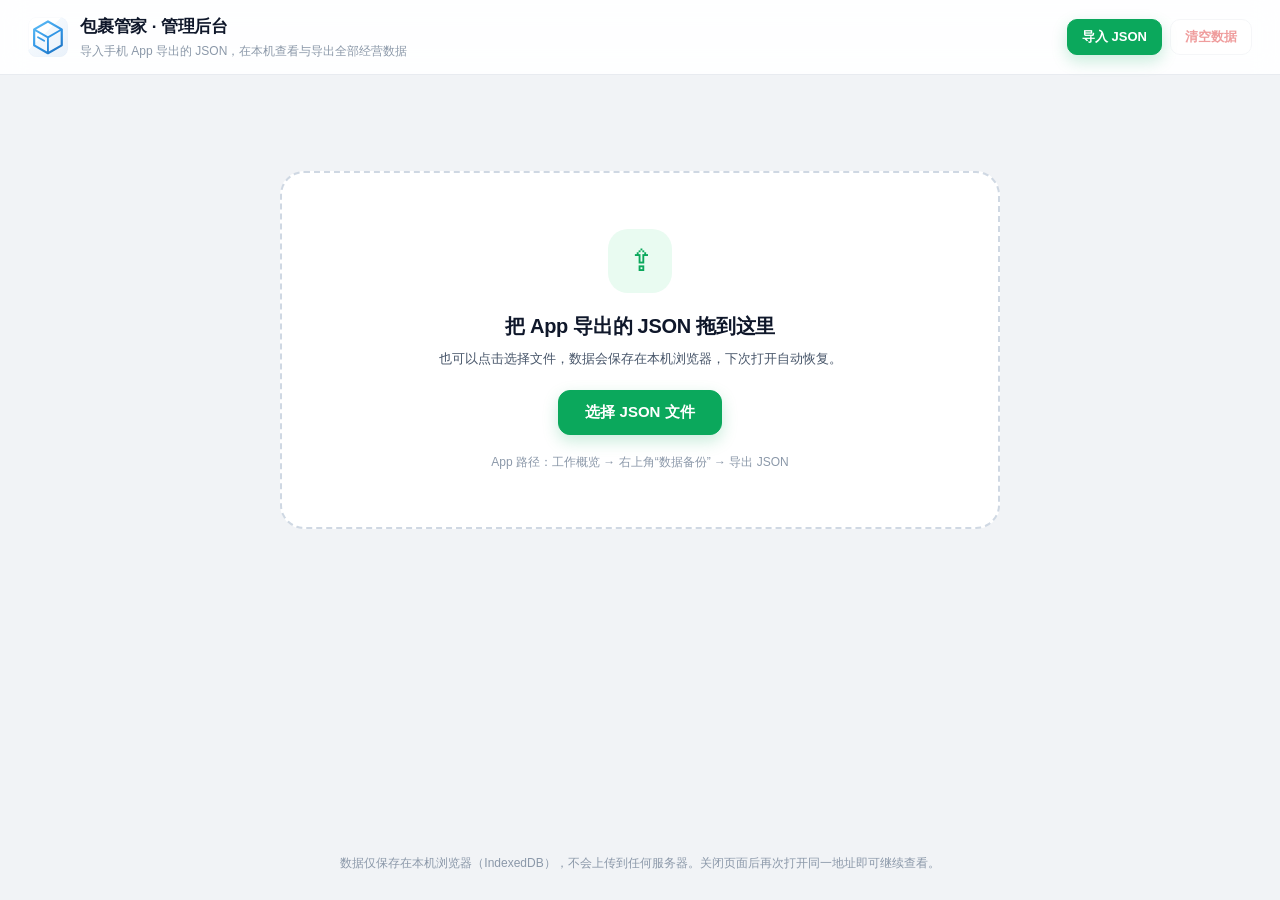
<file: web_report/web/index.html>
<!doctype html>
<html lang="zh-CN">
  <head>
    <meta charset="utf-8" />
    <meta name="viewport" content="width=device-width, initial-scale=1" />
    <title>包裹管家 · 管理后台</title>
    <link rel="icon" type="image/svg+xml" href="favicon.svg" />
    <link rel="stylesheet" href="styles.css" />
  </head>
  <body>
    <header class="topbar">
      <div class="brand">
        <span class="logo" aria-hidden="true"><img src="favicon.svg" alt="包裹管家" /></span>
        <div class="brand-text">
          <h1>包裹管家 · 管理后台</h1>
          <p>导入手机 App 导出的 JSON，在本机查看与导出全部经营数据</p>
        </div>
      </div>
      <div class="actions">
        <button id="btn-import" class="btn primary" type="button">导入 JSON</button>
        <button id="btn-clear" class="btn danger" type="button" disabled>清空数据</button>
      </div>
    </header>

    <input id="file-input" type="file" accept=".json,application/json" hidden />

    <main>
      <section id="empty" class="empty">
        <div id="drop-zone" class="drop-zone">
          <div class="drop-icon">⇪</div>
          <h2>把 App 导出的 JSON 拖到这里</h2>
          <p>也可以点击选择文件，数据会保存在本机浏览器，下次打开自动恢复。</p>
          <button id="btn-import-empty" class="btn primary big" type="button">
            选择 JSON 文件
          </button>
          <span class="drop-hint">App 路径：工作概览 → 右上角“数据备份” → 导出 JSON</span>
        </div>
      </section>

      <section id="report" hidden>
        <div id="meta" class="meta"></div>

        <nav id="tabs" class="tabs">
          <button type="button" data-tab="overview" class="active">概览</button>
          <button type="button" data-tab="orders">订单</button>
          <button type="button" data-tab="parcels">包裹</button>
          <button type="button" data-tab="shipments">转寄</button>
          <button type="button" data-tab="accounts">账号</button>
          <button type="button" data-tab="platforms">平台</button>
          <button type="button" data-tab="products">商品</button>
          <button type="button" data-tab="audit">审计</button>
        </nav>

        <section id="panel-overview" class="panel">
          <div class="range-bar">
            <div>
              <h2>经营分析</h2>
              <p id="range-hint" class="range-hint"></p>
            </div>
            <div class="range-actions">
              <div id="range-group" class="segmented">
                <button type="button" data-range="all" class="active">全部</button>
                <button type="button" data-range="month">本月</button>
                <button type="button" data-range="quarter">近3月</button>
                <button type="button" data-range="year">本年</button>
              </div>
              <button id="btn-export-summary" class="btn" type="button">
                导出汇总 CSV
              </button>
            </div>
          </div>

          <div id="kpis" class="kpis"></div>

          <div class="grid two">
            <section class="card">
              <div class="card-head">
                <h3>平台表现</h3>
                <span class="card-tip">按订单金额汇总</span>
              </div>
              <div id="platform-table" class="table-wrap"></div>
            </section>
            <section class="card">
              <div class="card-head">
                <h3>账号表现</h3>
                <span class="card-tip">按订单金额汇总</span>
              </div>
              <div id="account-table" class="table-wrap"></div>
            </section>
          </div>

          <section class="card">
            <div class="card-head">
              <h3>近 12 个月销售趋势</h3>
              <span class="card-tip">柱高为销售额，括号内为订单数</span>
            </div>
            <div id="trend" class="bar-chart"></div>
          </section>

          <div class="grid two">
            <section class="card">
              <div class="card-head"><h3>包裹状态</h3></div>
              <div id="parcel-status" class="stat-list"></div>
            </section>
            <section class="card">
              <div class="card-head"><h3>快递公司分布</h3></div>
              <div id="carrier" class="stat-list"></div>
            </section>
          </div>

          <section class="card">
            <div class="card-head">
              <h3>待补物流单号</h3>
              <span class="card-tip">下单后尚未回填物流单号的订单</span>
            </div>
            <div id="pending-orders" class="table-wrap"></div>
          </section>
        </section>

        <section id="panel-orders" class="panel" hidden>
          <div class="toolbar">
            <input id="orders-search" class="search" type="search"
              placeholder="搜索标题、单号、地址或账号" />
            <select id="orders-platform" class="select"></select>
            <span id="orders-count" class="toolbar-tip"></span>
            <button id="orders-export" class="btn" type="button">导出筛选结果 CSV</button>
          </div>
          <section class="card">
            <div id="orders-table" class="table-wrap"></div>
          </section>
        </section>

        <section id="panel-parcels" class="panel" hidden>
          <div class="toolbar">
            <input id="parcels-search" class="search" type="search"
              placeholder="搜索运单号、快递公司或备注" />
            <select id="parcels-status" class="select">
              <option value="">全部状态</option>
              <option value="pending">待认领</option>
              <option value="assigned">已分配</option>
              <option value="inbound">已入库</option>
              <option value="outbound">已转寄</option>
              <option value="done">已完成</option>
              <option value="exception">异常件</option>
            </select>
            <span id="parcels-count" class="toolbar-tip"></span>
            <button id="parcels-export" class="btn" type="button">导出筛选结果 CSV</button>
          </div>
          <section class="card">
            <div id="parcels-table" class="table-wrap"></div>
          </section>
        </section>

        <section id="panel-shipments" class="panel" hidden>
          <div class="toolbar">
            <input id="shipments-search" class="search" type="search"
              placeholder="搜索快递公司、运单号或备注" />
            <span id="shipments-count" class="toolbar-tip"></span>
            <button id="shipments-export" class="btn" type="button">导出筛选结果 CSV</button>
          </div>
          <section class="card">
            <div id="shipments-table" class="table-wrap"></div>
          </section>
        </section>

        <section id="panel-accounts" class="panel" hidden>
          <div class="toolbar">
            <input id="accounts-search" class="search" type="search"
              placeholder="搜索账号别名或备注" />
            <select id="accounts-platform" class="select"></select>
            <span id="accounts-count" class="toolbar-tip"></span>
            <button id="accounts-export" class="btn" type="button">导出筛选结果 CSV</button>
          </div>
          <section class="card">
            <div id="accounts-table" class="table-wrap"></div>
          </section>
        </section>

        <section id="panel-platforms" class="panel" hidden>
          <div class="toolbar">
            <input id="platforms-search" class="search" type="search" placeholder="搜索平台名称" />
            <span id="platforms-count" class="toolbar-tip"></span>
            <button id="platforms-export" class="btn" type="button">导出筛选结果 CSV</button>
          </div>
          <section class="card">
            <div id="platforms-table" class="table-wrap"></div>
          </section>
        </section>

        <section id="panel-products" class="panel" hidden>
          <div class="toolbar">
            <input id="products-search" class="search" type="search"
              placeholder="搜索商品名称、规格或备注" />
            <span id="products-count" class="toolbar-tip"></span>
            <button id="products-export" class="btn" type="button">导出筛选结果 CSV</button>
          </div>
          <section class="card">
            <div id="products-table" class="table-wrap"></div>
          </section>
        </section>

        <section id="panel-audit" class="panel" hidden>
          <div class="toolbar">
            <input id="audit-search" class="search" type="search"
              placeholder="搜索动作、对象或详情" />
            <span id="audit-count" class="toolbar-tip"></span>
            <button id="audit-export" class="btn" type="button">导出筛选结果 CSV</button>
          </div>
          <section class="card">
            <div id="audit-table" class="table-wrap"></div>
          </section>
        </section>
      </section>
    </main>

    <footer>
      数据仅保存在本机浏览器（IndexedDB），不会上传到任何服务器。关闭页面后再次打开同一地址即可继续查看。
    </footer>

    <div id="toast" class="toast" hidden></div>

    <script src="app.js"></script>
  </body>
</html>
</file>
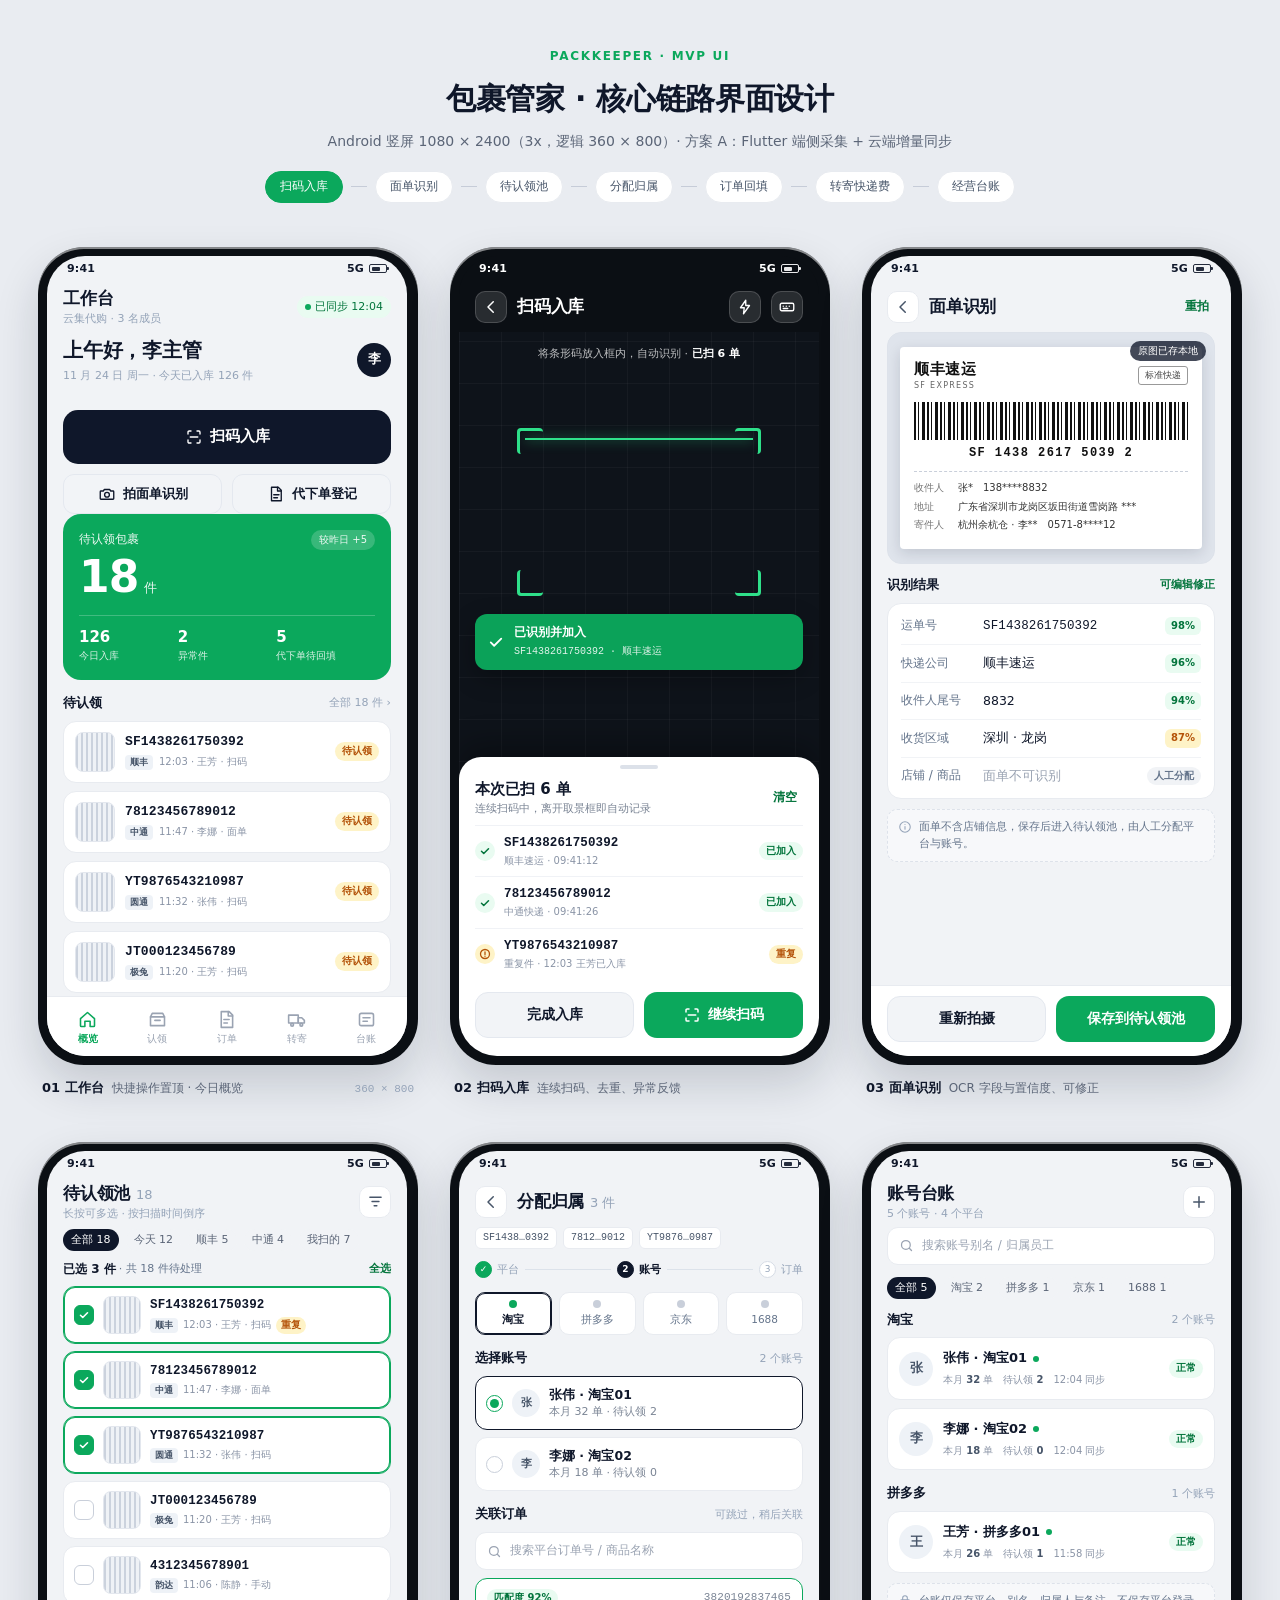
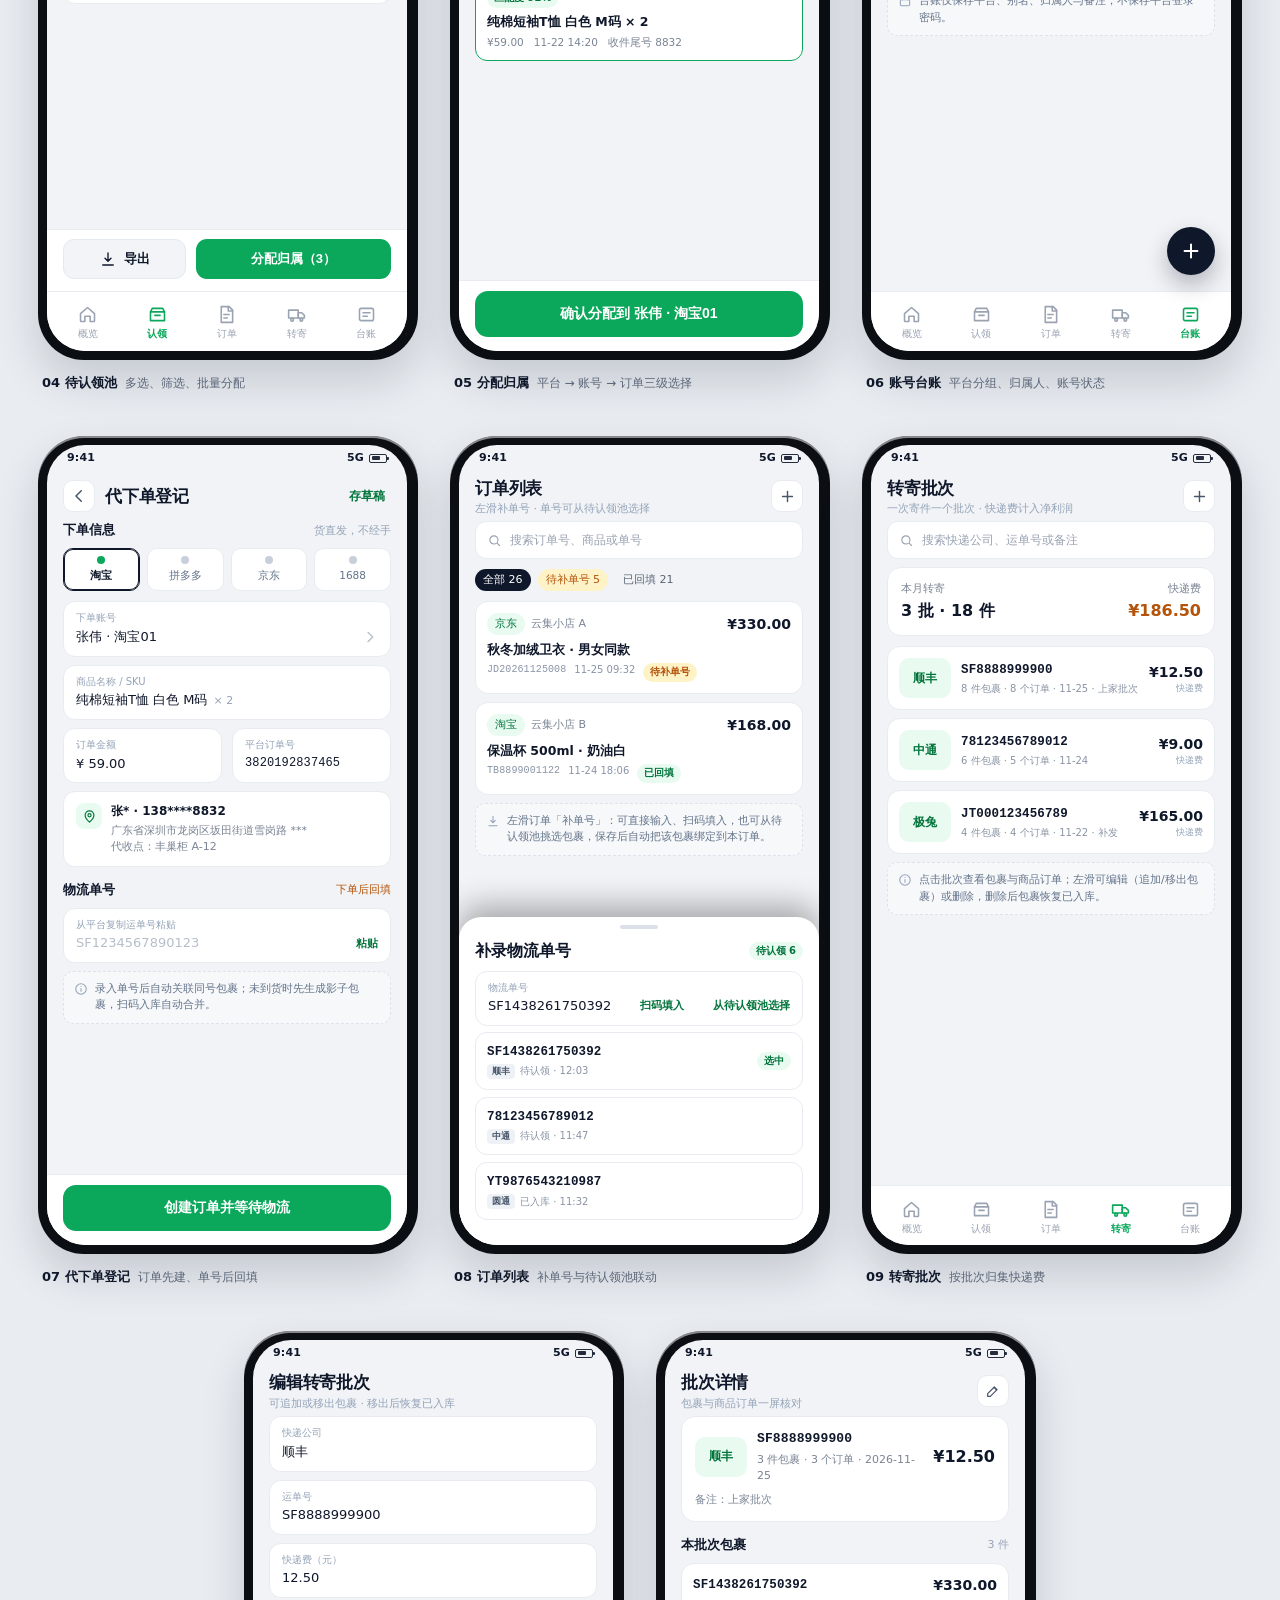
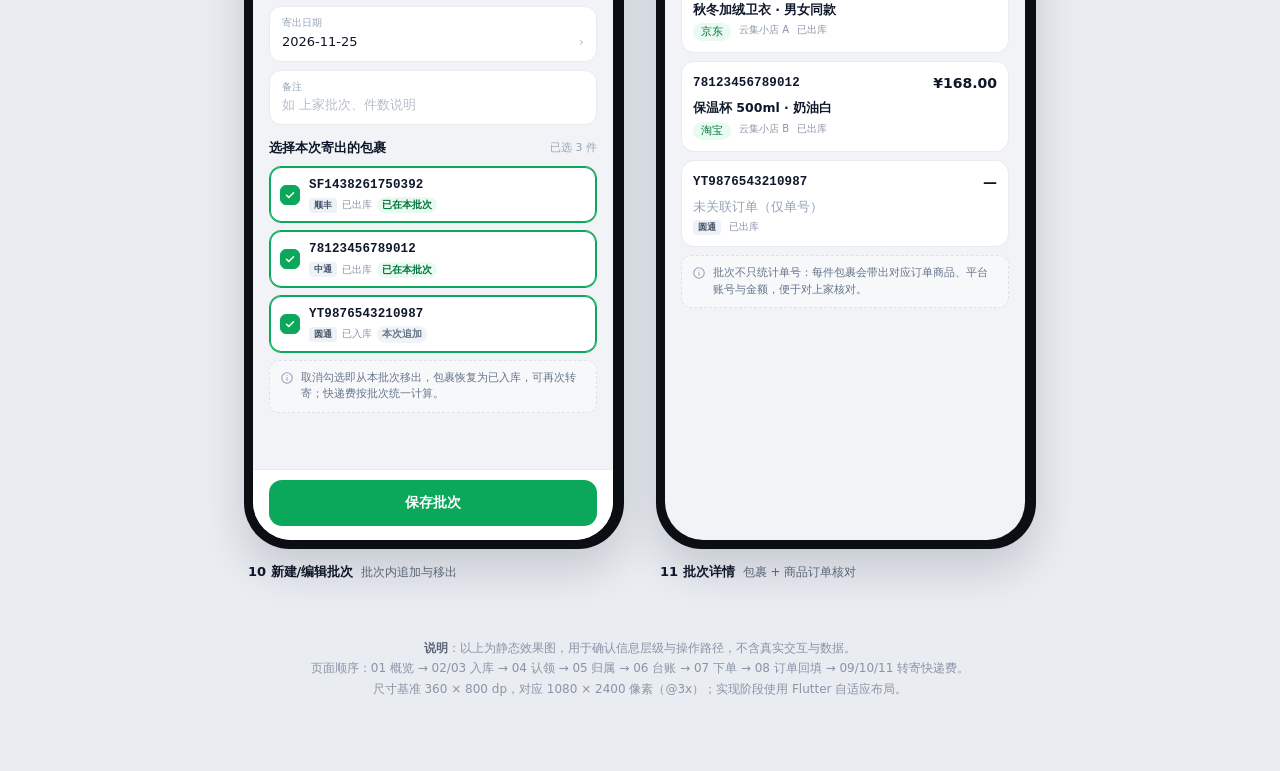
<file: design/mvp-ui.html>
<!DOCTYPE html>
<html lang="zh-CN">
<head>
<meta charset="UTF-8">
<meta name="viewport" content="width=device-width, initial-scale=1.0">
<title>包裹管家 PackKeeper · MVP 界面设计稿</title>
<style>
  * { box-sizing: border-box; margin: 0; padding: 0; }
  :root {
    --brand: #0BA85C;
    --brand-deep: #02743B;
    --brand-soft: #E9FBF1;
    --ink: #0F172A;
    --ink-2: #475569;
    --ink-3: #94A3B8;
    --line: #E8EBF0;
    --page: #F1F3F6;
    --surface: #FFFFFF;
    --surface-2: #F7F8FA;
    --warn: #B45309;
    --warn-soft: #FEF3C7;
    --radius: 12px;
    --radius-card: 14px;
  }
  body {
    background: #E9ECF1;
    color: var(--ink);
    font-family: "PingFang SC", "Microsoft YaHei", system-ui, -apple-system, "Segoe UI", sans-serif;
    font-size: 14px;
    line-height: 1.45;
    padding: 48px 24px 72px;
    -webkit-font-smoothing: antialiased;
  }
  .page { max-width: 1720px; margin: 0 auto; }

  /* ---------- 页头 ---------- */
  .page-head { max-width: 920px; margin: 0 auto 44px; text-align: center; }
  .eyebrow { font-size: 12px; letter-spacing: .14em; text-transform: uppercase; color: var(--brand); font-weight: 700; margin-bottom: 12px; }
  .page-head h1 { font-size: 30px; font-weight: 700; letter-spacing: -.01em; margin-bottom: 10px; }
  .lede { color: #5B6577; font-size: 14px; }
  .flow { display: flex; justify-content: center; flex-wrap: wrap; align-items: center; gap: 8px; margin-top: 20px; }
  .flow span { background: #fff; border: 1px solid var(--line); border-radius: 999px; padding: 6px 14px; font-size: 12px; color: var(--ink-2); font-weight: 500; }
  .flow span.on { background: var(--brand); border-color: var(--brand); color: #fff; }
  .flow i { width: 16px; height: 1px; background: #C6CCD8; display: block; }

  /* ---------- 画板 ---------- */
  .gallery { display: flex; flex-wrap: wrap; gap: 44px 32px; justify-content: center; align-items: flex-start; }
  .phone { width: 380px; }
  .shell { background: #0B0F14; padding: 9px; border-radius: 46px; box-shadow: 0 20px 44px rgba(15, 23, 42, .16), 0 2px 0 rgba(255,255,255,.5) inset; }
  .screen { position: relative; width: 360px; height: 800px; background: var(--page); border-radius: 38px; overflow: hidden; display: flex; flex-direction: column; font-size: 13px; }
  .phone-label { display: flex; align-items: baseline; gap: 8px; margin-top: 14px; padding: 0 4px; font-size: 12px; color: #5B6577; }
  .phone-label b { color: var(--ink); font-weight: 600; font-size: 13px; }
  .phone-label em { font-style: normal; margin-left: auto; color: #94A3B8; font-family: ui-monospace, Menlo, Consolas, monospace; font-size: 11px; }

  .statusbar { height: 26px; flex: none; display: flex; align-items: center; justify-content: space-between; padding: 0 20px; font-size: 11px; font-weight: 600; letter-spacing: .02em; }
  .statusbar .sb-r { display: flex; align-items: center; gap: 5px; }
  .sb-bat { width: 18px; height: 9px; border: 1px solid currentColor; border-radius: 2px; position: relative; opacity: .9; }
  .sb-bat::before { content: ""; position: absolute; inset: 1.5px; right: 6px; background: currentColor; border-radius: 1px; }
  .sb-bat::after { content: ""; position: absolute; right: -3px; top: 2px; width: 2px; height: 3px; background: currentColor; border-radius: 0 1px 1px 0; }

  .appbar { height: 50px; flex: none; display: flex; align-items: center; gap: 10px; padding: 0 16px; }
  .appbar .grow { flex: 1; min-width: 0; }
  .appbar-title { font-size: 17px; font-weight: 600; letter-spacing: -.01em; }
  .appbar-sub { font-size: 11px; color: var(--ink-3); margin-top: 1px; }
  .icon-btn { width: 32px; height: 32px; flex: none; display: flex; align-items: center; justify-content: center; border-radius: 10px; background: #fff; border: 1px solid var(--line); color: var(--ink-2); }
  .link-btn { border: 0; background: transparent; font: 600 12px "PingFang SC", "Microsoft YaHei", sans-serif; color: var(--brand-deep); padding: 6px; }
  .body { flex: 1; min-height: 0; overflow: hidden; padding: 0 16px; }

  .tabbar { height: 60px; flex: none; display: flex; background: #fff; border-top: 1px solid var(--line); padding: 4px 6px 0; }
  .tab { flex: 1; display: flex; flex-direction: column; align-items: center; justify-content: center; gap: 2px; font-size: 10px; color: #9AA3B2; }
  .tab.active { color: var(--brand); font-weight: 600; }
  .tab svg { width: 21px; height: 21px; }

  /* ---------- 通用组件 ---------- */
  .mono { font-family: ui-monospace, "SF Mono", Menlo, Consolas, monospace; letter-spacing: .01em; }
  .t-title { font-size: 16px; font-weight: 600; }
  .t-sub { font-size: 11px; color: #7A8494; }
  .card { background: #fff; border: 1px solid var(--line); border-radius: var(--radius-card); padding: 13px; }
  .sect { display: flex; align-items: center; margin: 14px 0 8px; }
  .sect b { font-size: 13px; font-weight: 600; }
  .sect .more { margin-left: auto; font-size: 11px; color: var(--ink-3); }
  .btn { height: 46px; width: 100%; border-radius: 13px; border: 1px solid transparent; display: flex; align-items: center; justify-content: center; gap: 7px; font: 600 14px "PingFang SC", "Microsoft YaHei", sans-serif; }
  .btn svg { width: 18px; height: 18px; }
  .btn-primary { background: var(--brand); color: #fff; }
  .btn-dark { background: var(--ink); color: #fff; }
  .btn-ghost { background: #F2F4F7; color: var(--ink); border-color: #E4E8EF; }
  .btn-sm { height: 40px; font-size: 13px; border-radius: 11px; }
  .row-2 { display: flex; gap: 10px; }
  .row-2 > * { flex: 1; }
  .chip { display: inline-flex; align-items: center; gap: 4px; height: 22px; padding: 0 8px; border-radius: 999px; background: #F1F3F6; color: #5B6577; font-size: 11px; font-weight: 500; }
  .chip.on { background: var(--ink); color: #fff; }
  .chip.brand { background: var(--brand-soft); color: var(--brand-deep); }
  .tag { display: inline-flex; align-items: center; gap: 3px; font-size: 10px; font-weight: 600; padding: 2px 7px; border-radius: 999px; }
  .tag-ok { background: var(--brand-soft); color: var(--brand-deep); }
  .tag-warn { background: var(--warn-soft); color: var(--warn); }
  .tag-neutral { background: #F1F3F6; color: #64748B; }
  .dot { width: 6px; height: 6px; border-radius: 50%; background: var(--brand); flex: none; }
  .avatar { width: 34px; height: 34px; border-radius: 50%; background: #EEF2F7; color: #475569; display: flex; align-items: center; justify-content: center; font-size: 13px; font-weight: 600; flex: none; }
  .divider { height: 1px; background: var(--line); margin: 10px 0; }
  .hint { display: flex; gap: 7px; background: var(--surface-2); border: 1px dashed #DDE2EA; border-radius: 10px; padding: 9px 10px; font-size: 11px; color: #64748B; line-height: 1.5; }
  .hint svg { width: 14px; height: 14px; flex: none; margin-top: 1px; color: #94A3B8; }
  .thumb { width: 40px; height: 40px; flex: none; border-radius: 8px; border: 1px solid #E3E7EE; background: repeating-linear-gradient(90deg, #CBD2DD 0 2px, #EFF2F6 2px 5px); }

  /* ---------- 01 工作台 ---------- */
  .greet { display: flex; align-items: center; padding: 4px 0 14px; }
  .greet h2 { font-size: 20px; font-weight: 700; letter-spacing: -.01em; }
  .greet p { font-size: 11px; color: var(--ink-3); margin-top: 3px; }
  .greet .avatar { margin-left: auto; background: var(--ink); color: #fff; }
  .hero { background: var(--brand); border-radius: 18px; padding: 16px; color: #fff; }
  .hero-top { display: flex; align-items: center; font-size: 12px; opacity: .92; }
  .hero-top .mini { margin-left: auto; font-size: 10px; background: rgba(255,255,255,.2); padding: 3px 8px; border-radius: 999px; }
  .hero-num { font-size: 44px; font-weight: 700; line-height: 1.15; letter-spacing: -.02em; margin-top: 2px; }
  .hero-num small { font-size: 13px; font-weight: 500; margin-left: 6px; opacity: .9; }
  .hero-row { display: flex; margin-top: 12px; padding-top: 11px; border-top: 1px solid rgba(255,255,255,.22); }
  .hero-row > div { flex: 1; display: flex; flex-direction: column; gap: 1px; }
  .hero-row b { font-size: 15px; font-weight: 700; }
  .hero-row span { font-size: 10px; opacity: .85; }
  .quick { margin-top: 12px; }
  .quick .btn-dark { height: 54px; font-size: 15px; border-radius: 15px; }
  .quick .row-2 { margin-top: 10px; }
  .prow { display: flex; align-items: center; gap: 10px; background: #fff; border: 1px solid var(--line); border-radius: 13px; padding: 10px 11px; margin-bottom: 8px; }
  .prow .grow { flex: 1; min-width: 0; }
  .prow .no { font-size: 13px; font-weight: 600; }
  .prow .meta { display: flex; align-items: center; gap: 6px; margin-top: 3px; font-size: 10px; color: #8A94A6; }

  /* ---------- 02 扫码 ---------- */
  .screen-dark { background: #0B0F14; color: #fff; }
  .screen-dark .appbar { color: #fff; }
  .screen-dark .icon-btn { background: rgba(255,255,255,.12); border-color: rgba(255,255,255,.16); color: #fff; }
  .cam { position: relative; flex: 1; min-height: 0; background: #0E131A; overflow: hidden; }
  .cam::before { content: ""; position: absolute; inset: 0; background: repeating-linear-gradient(0deg, rgba(255,255,255,.035) 0 1px, transparent 1px 42px), repeating-linear-gradient(90deg, rgba(255,255,255,.035) 0 1px, transparent 1px 42px); }
  .cam-hint { position: absolute; left: 0; right: 0; top: 14px; text-align: center; font-size: 11px; color: rgba(255,255,255,.72); z-index: 2; }
  .cam-hint b { color: #fff; }
  .frame { position: absolute; left: 50%; top: 96px; transform: translateX(-50%); width: 244px; height: 168px; z-index: 2; }
  .frame .cor { position: absolute; width: 26px; height: 26px; border: 3px solid #2FE08A; border-radius: 4px; }
  .frame .cor.tl { top: 0; left: 0; border-right: 0; border-bottom: 0; }
  .frame .cor.tr { top: 0; right: 0; border-left: 0; border-bottom: 0; }
  .frame .cor.bl { bottom: 0; left: 0; border-right: 0; border-top: 0; }
  .frame .cor.br { bottom: 0; right: 0; border-left: 0; border-top: 0; }
  .laser { position: absolute; left: 8px; right: 8px; top: 10px; height: 2px; background: #2FE08A; box-shadow: 0 0 12px rgba(47, 224, 138, .8); }
  @media (prefers-reduced-motion: no-preference) {
    .laser { animation: scan 3.4s ease-in-out infinite; }
    @keyframes scan { 0%, 100% { transform: translateY(0); } 50% { transform: translateY(144px); } }
  }
  .cam-toast { position: absolute; left: 16px; right: 16px; top: 282px; z-index: 3; background: rgba(11, 168, 92, .96); border-radius: 12px; padding: 10px 12px; display: flex; align-items: center; gap: 9px; box-shadow: 0 8px 24px rgba(0,0,0,.28); }
  .cam-toast svg { width: 18px; height: 18px; flex: none; }
  .cam-toast b { font-size: 12px; display: block; }
  .cam-toast span { font-size: 10px; opacity: .88; font-family: ui-monospace, Menlo, Consolas, monospace; }
  .sheet { position: absolute; left: 0; right: 0; bottom: 0; background: #fff; color: var(--ink); border-radius: 22px 22px 0 0; padding: 8px 16px 18px; z-index: 4; box-shadow: 0 -12px 30px rgba(0,0,0,.3); }
  .sheet-handle { width: 38px; height: 4px; border-radius: 2px; background: #DCE1E9; margin: 0 auto 10px; }
  .sheet-head { display: flex; align-items: center; margin-bottom: 8px; }
  .sheet-head .grow { flex: 1; }
  .scan-row { display: flex; align-items: center; gap: 9px; padding: 8px 0; border-top: 1px solid #F0F2F6; }
  .scan-row .ok { width: 20px; height: 20px; border-radius: 50%; background: var(--brand-soft); color: var(--brand-deep); display: flex; align-items: center; justify-content: center; flex: none; }
  .scan-row .ok svg { width: 12px; height: 12px; }
  .scan-row.dup .ok { background: var(--warn-soft); color: var(--warn); }
  .scan-row .grow { flex: 1; min-width: 0; }
  .scan-row .no { font-size: 12.5px; font-weight: 600; }
  .scan-row .meta { font-size: 10px; color: #8A94A6; margin-top: 2px; }
  .sheet-actions { display: flex; gap: 10px; margin-top: 12px; }

  /* ---------- 03 面单识别 ---------- */
  .shot { position: relative; border-radius: 14px; overflow: hidden; border: 1px solid #DDE2EA; background: #DFE4EC; padding: 14px 12px; }
  .shot .shot-tag { position: absolute; right: 8px; top: 8px; background: rgba(15,23,42,.78); color: #fff; font-size: 10px; padding: 3px 8px; border-radius: 999px; }
  .slip { background: #fff; border-radius: 4px; padding: 12px 14px; box-shadow: 0 4px 14px rgba(15,23,42,.14); }
  .slip-top { display: flex; align-items: center; justify-content: space-between; }
  .slip-brand { font-size: 15px; font-weight: 800; letter-spacing: .04em; color: #111; }
  .slip-brand span { font-size: 8px; letter-spacing: .16em; color: #666; display: block; font-weight: 500; }
  .slip-type { font-size: 9px; border: 1px solid #999; color: #444; padding: 2px 6px; border-radius: 3px; }
  .bars { height: 38px; margin-top: 10px; background: repeating-linear-gradient(90deg, #111 0 2px, transparent 2px 4px, #111 4px 5px, transparent 5px 8px, #111 8px 11px, transparent 11px 13px); }
  .slip-no { text-align: center; font-family: ui-monospace, Menlo, Consolas, monospace; font-size: 12px; letter-spacing: .12em; font-weight: 700; color: #111; margin-top: 5px; }
  .slip-line { border-top: 1px dashed #C9CFDA; margin: 9px 0; }
  .slip-row { display: flex; font-size: 10px; color: #333; margin-bottom: 4px; }
  .slip-row b { width: 44px; color: #777; font-weight: 500; flex: none; }
  .ident { margin-top: 12px; }
  .ident .card { padding: 4px 13px; }
  .irow { display: flex; align-items: center; gap: 8px; padding: 9px 0; border-bottom: 1px solid #F1F3F6; }
  .irow:last-child { border-bottom: 0; }
  .irow .k { width: 74px; flex: none; font-size: 12px; color: #64748B; }
  .irow .v { flex: 1; font-size: 12.5px; font-weight: 500; }
  .irow .v.miss { color: #9AA3B2; font-weight: 400; }
  .irow .pct { font-size: 10px; font-weight: 700; color: var(--brand-deep); background: var(--brand-soft); padding: 2px 6px; border-radius: 6px; }
  .irow .pct.low { color: var(--warn); background: var(--warn-soft); }
  .bottom-bar { flex: none; padding: 10px 16px 14px; background: #fff; border-top: 1px solid var(--line); }
  .bottom-bar .hint { margin-bottom: 9px; }

  /* ---------- 04 待认领池 ---------- */
  .filters { display: flex; gap: 7px; overflow: hidden; padding: 2px 0 10px; }
  .selbar { display: flex; align-items: center; margin-bottom: 8px; font-size: 11px; color: #64748B; }
  .selbar b { color: var(--ink); font-size: 12px; margin-right: 3px; }
  .selbar .link { margin-left: auto; color: var(--brand-deep); font-weight: 600; }
  .crow { display: flex; align-items: center; gap: 9px; background: #fff; border: 1px solid var(--line); border-radius: 12px; padding: 9px 10px; margin-bottom: 7px; }
  .crow.sel { border-color: var(--brand); box-shadow: 0 0 0 1px var(--brand) inset; }
  .cb { width: 20px; height: 20px; border-radius: 6px; border: 1.5px solid #C9CFDA; background: #fff; flex: none; display: flex; align-items: center; justify-content: center; color: #fff; }
  .cb.on { background: var(--brand); border-color: var(--brand); }
  .cb svg { width: 12px; height: 12px; }
  .crow .grow { flex: 1; min-width: 0; }
  .crow .no { font-size: 12.5px; font-weight: 600; white-space: nowrap; overflow: hidden; text-overflow: ellipsis; }
  .crow .meta { display: flex; align-items: center; gap: 5px; font-size: 10px; color: #8A94A6; margin-top: 3px; }
  .car { background: #EEF2F7; color: #475569; font-size: 9px; font-weight: 700; padding: 1px 5px; border-radius: 4px; flex: none; }
  .actbar { flex: none; display: flex; gap: 10px; padding: 9px 16px 12px; background: #fff; border-top: 1px solid var(--line); }
  .actbar .btn-primary { flex: 1.6; }
  .actbar .btn-ghost { flex: 1; }

  /* ---------- 05 分配 ---------- */
  .picked { display: flex; gap: 6px; flex-wrap: wrap; margin-bottom: 12px; }
  .picked .p { font-size: 10px; font-family: ui-monospace, Menlo, Consolas, monospace; background: #fff; border: 1px solid var(--line); border-radius: 6px; padding: 3px 7px; color: #475569; }
  .steps { display: flex; align-items: center; gap: 6px; margin-bottom: 14px; }
  .step { display: flex; align-items: center; gap: 5px; font-size: 11px; color: #94A3B8; font-weight: 500; }
  .step i { width: 17px; height: 17px; border-radius: 50%; border: 1px solid #D6DCE5; display: flex; align-items: center; justify-content: center; font-size: 9px; font-style: normal; background: #fff; }
  .step.on { color: var(--ink); font-weight: 600; }
  .step.on i { background: var(--ink); border-color: var(--ink); color: #fff; }
  .step.done i { background: var(--brand); border-color: var(--brand); color: #fff; }
  .step-line { flex: 1; height: 1px; background: #DCE2EA; }
  .plats { display: flex; gap: 7px; margin-bottom: 4px; }
  .plat { flex: 1; background: #fff; border: 1px solid var(--line); border-radius: 10px; padding: 7px 2px; text-align: center; font-size: 10.5px; color: #64748B; font-weight: 500; }
  .plat.on { border-color: var(--ink); color: var(--ink); font-weight: 700; background: #fff; box-shadow: 0 0 0 1px var(--ink) inset; }
  .plat b { display: block; width: 8px; height: 8px; border-radius: 50%; margin: 0 auto 4px; background: #C9CFDA; }
  .plat.on b { background: var(--brand); }
  .acc { display: flex; align-items: center; gap: 9px; background: #fff; border: 1px solid var(--line); border-radius: 12px; padding: 9px 10px; margin-bottom: 7px; }
  .acc.on { border-color: var(--ink); }
  .acc .radio { width: 17px; height: 17px; border-radius: 50%; border: 1.5px solid #C9CFDA; flex: none; display: flex; align-items: center; justify-content: center; }
  .acc.on .radio { border-color: var(--brand); }
  .acc.on .radio::after { content: ""; width: 9px; height: 9px; border-radius: 50%; background: var(--brand); }
  .search { display: flex; align-items: center; gap: 8px; height: 38px; border-radius: 11px; border: 1px solid var(--line); background: #fff; padding: 0 11px; font-size: 12px; color: #9AA3B2; }
  .search svg { width: 15px; height: 15px; flex: none; }
  .cand { background: #fff; border: 1px solid var(--brand); border-radius: 12px; padding: 10px 11px; margin-top: 8px; }
  .cand-top { display: flex; align-items: center; gap: 6px; }
  .cand-top .score { margin-left: auto; }
  .cand .ttl { font-size: 12.5px; font-weight: 600; margin-top: 5px; }
  .cand .od { font-size: 10.5px; color: #7A8494; margin-top: 4px; display: flex; gap: 10px; }

  /* ---------- 06 台账 ---------- */
  .acc-card { display: flex; align-items: center; gap: 10px; background: #fff; border: 1px solid var(--line); border-radius: 13px; padding: 11px; margin-bottom: 8px; }
  .acc-card .grow { flex: 1; min-width: 0; }
  .acc-card .name { font-size: 13px; font-weight: 600; display: flex; align-items: center; gap: 6px; }
  .acc-card .st { display: flex; gap: 10px; margin-top: 5px; font-size: 10px; color: #8A94A6; }
  .acc-card .st b { color: #475569; font-weight: 600; }
  .fab { position: absolute; right: 16px; bottom: 76px; width: 48px; height: 48px; border-radius: 50%; background: var(--ink); color: #fff; display: flex; align-items: center; justify-content: center; box-shadow: 0 10px 22px rgba(15,23,42,.28); }
  .fab svg { width: 22px; height: 22px; }

  /* ---------- 07 代下单 ---------- */
  .field { background: #fff; border: 1px solid var(--line); border-radius: 12px; padding: 9px 12px; margin-bottom: 8px; }
  .field .lab { font-size: 10px; color: #94A3B8; }
  .field .val { font-size: 13px; font-weight: 500; margin-top: 2px; display: flex; align-items: center; gap: 6px; }
  .field .val .ph { color: #B6BECB; font-weight: 400; }
  .field .val .chev { margin-left: auto; color: #B6BECB; }
  .field .val .paste { margin-left: auto; font-size: 11px; color: var(--brand-deep); font-weight: 600; }
  .addr { display: flex; gap: 9px; background: #fff; border: 1px solid var(--line); border-radius: 12px; padding: 11px 12px; margin-bottom: 8px; }
  .addr .pin { width: 26px; height: 26px; border-radius: 8px; background: var(--brand-soft); color: var(--brand-deep); display: flex; align-items: center; justify-content: center; flex: none; }
  .addr .pin svg { width: 15px; height: 15px; }
  .addr .who { font-size: 12px; font-weight: 600; }
  .addr .det { font-size: 11px; color: #7A8494; margin-top: 2px; line-height: 1.45; }

  /* ---------- 08-11 订单与转寄 ---------- */
  .ord-card { background: #fff; border: 1px solid var(--line); border-radius: 13px; padding: 11px; margin-bottom: 8px; }
  .ord-top { display: flex; align-items: center; gap: 6px; }
  .ord-top .amt { margin-left: auto; font-size: 14px; font-weight: 700; }
  .ord-title { font-size: 12.5px; font-weight: 600; margin-top: 6px; }
  .ord-meta { display: flex; gap: 8px; font-size: 10px; color: #8A94A6; margin-top: 4px; }
  .cbadge { width: 52px; height: 40px; border-radius: 10px; background: var(--brand-soft); color: var(--brand-deep); display: flex; align-items: center; justify-content: center; font-size: 12px; font-weight: 700; flex: none; }
  .brow { display: flex; align-items: center; gap: 10px; background: #fff; border: 1px solid var(--line); border-radius: 13px; padding: 11px; margin-bottom: 8px; }
  .brow .grow { flex: 1; min-width: 0; }
  .brow .no { font-size: 12.5px; font-weight: 600; }
  .brow .meta { font-size: 10px; color: #8A94A6; margin-top: 3px; }
  .brow .fee { font-size: 14px; font-weight: 700; text-align: right; }
  .brow .fee small { display: block; font-size: 9px; color: #94A3B8; font-weight: 500; }
  .pbtn { display: flex; align-items: center; gap: 10px; background: #fff; border: 1px solid var(--line); border-radius: 12px; padding: 10px 11px; margin-bottom: 7px; }
  .pbtn .grow { flex: 1; min-width: 0; }
  .pbtn .no { font-size: 12.5px; font-weight: 600; }
  .pbtn .meta { font-size: 10px; color: #8A94A6; margin-top: 3px; display: flex; gap: 5px; align-items: center; }

  .foot { max-width: 900px; margin: 56px auto 0; text-align: center; color: #8A94A6; font-size: 12px; line-height: 1.7; }
  .foot b { color: #5B6577; }
</style>
</head>
<body>
<div class="page">

  <header class="page-head">
    <div class="eyebrow">PackKeeper · MVP UI</div>
    <h1>包裹管家 · 核心链路界面设计</h1>
    <p class="lede">Android 竖屏 1080 × 2400（3x，逻辑 360 × 800）· 方案 A：Flutter 端侧采集 + 云端增量同步</p>
    <div class="flow">
      <span class="on">扫码入库</span><i></i>
      <span>面单识别</span><i></i>
      <span>待认领池</span><i></i>
      <span>分配归属</span><i></i>
      <span>订单回填</span><i></i>
      <span>转寄快递费</span><i></i>
      <span>经营台账</span>
    </div>
  </header>

  <div class="gallery">

    <!-- ============ 01 工作台 ============ -->
    <div class="phone">
      <div class="shell">
        <div class="screen">
          <div class="statusbar">
            <span>9:41</span>
            <div class="sb-r"><span>5G</span><span class="sb-bat"></span></div>
          </div>
          <div class="appbar">
            <div class="grow">
              <div class="appbar-title">工作台</div>
              <div class="appbar-sub">云集代购 · 3 名成员</div>
            </div>
            <span class="chip brand"><i class="dot"></i>已同步 12:04</span>
          </div>
          <div class="body">
            <div class="greet">
              <div>
                <h2>上午好，李主管</h2>
                <p>11 月 24 日 周一 · 今天已入库 126 件</p>
              </div>
              <div class="avatar">李</div>
            </div>

            <div class="quick">
              <button class="btn btn-dark">
                <svg viewBox="0 0 24 24" fill="none" stroke="currentColor" stroke-width="1.8" stroke-linecap="round" stroke-linejoin="round"><path d="M4 8V5.5A1.5 1.5 0 0 1 5.5 4H8M16 4h2.5A1.5 1.5 0 0 1 20 5.5V8M20 16v2.5a1.5 1.5 0 0 1-1.5 1.5H16M8 20H5.5A1.5 1.5 0 0 1 4 18.5V16"/><path d="M7 12h10"/></svg>
                扫码入库
              </button>
              <div class="row-2">
                <button class="btn btn-ghost btn-sm">
                  <svg viewBox="0 0 24 24" fill="none" stroke="currentColor" stroke-width="1.8" stroke-linecap="round" stroke-linejoin="round"><path d="M4 8h3l1.5-2h7L17 8h3a1 1 0 0 1 1 1v9a1 1 0 0 1-1 1H4a1 1 0 0 1-1-1V9a1 1 0 0 1 1-1Z"/><circle cx="12" cy="13" r="3.2"/></svg>
                  拍面单识别
                </button>
                <button class="btn btn-ghost btn-sm">
                  <svg viewBox="0 0 24 24" fill="none" stroke="currentColor" stroke-width="1.8" stroke-linecap="round" stroke-linejoin="round"><path d="M6 3h9l4 4v14H6z"/><path d="M14 3v5h5M9 13h7M9 17h5"/></svg>
                  代下单登记
                </button>
              </div>
            </div>

            <div class="hero">
              <div class="hero-top">待认领包裹<span class="mini">较昨日 +5</span></div>
              <div class="hero-num">18<small>件</small></div>
              <div class="hero-row">
                <div><b>126</b><span>今日入库</span></div>
                <div><b>2</b><span>异常件</span></div>
                <div><b>5</b><span>代下单待回填</span></div>
              </div>
            </div>

            <div class="sect"><b>待认领</b><span class="more">全部 18 件 ›</span></div>
            <div class="prow">
              <div class="thumb"></div>
              <div class="grow">
                <div class="no mono">SF1438261750392</div>
                <div class="meta"><span class="car">顺丰</span><span>12:03 · 王芳 · 扫码</span></div>
              </div>
              <span class="tag tag-warn">待认领</span>
            </div>
            <div class="prow">
              <div class="thumb"></div>
              <div class="grow">
                <div class="no mono">78123456789012</div>
                <div class="meta"><span class="car">中通</span><span>11:47 · 李娜 · 面单</span></div>
              </div>
              <span class="tag tag-warn">待认领</span>
            </div>
            <div class="prow">
              <div class="thumb"></div>
              <div class="grow">
                <div class="no mono">YT9876543210987</div>
                <div class="meta"><span class="car">圆通</span><span>11:32 · 张伟 · 扫码</span></div>
              </div>
              <span class="tag tag-warn">待认领</span>
            </div>
            <div class="prow">
              <div class="thumb"></div>
              <div class="grow">
                <div class="no mono">JT000123456789</div>
                <div class="meta"><span class="car">极兔</span><span>11:20 · 王芳 · 扫码</span></div>
              </div>
              <span class="tag tag-warn">待认领</span>
            </div>
          </div>
          <div class="tabbar">
            <div class="tab active"><svg viewBox="0 0 24 24" fill="none" stroke="currentColor" stroke-width="1.8" stroke-linecap="round" stroke-linejoin="round"><path d="M4 11 12 4l8 7v8a1 1 0 0 1-1 1h-4v-6H9v6H5a1 1 0 0 1-1-1z"/></svg><span>概览</span></div>
            <div class="tab"><svg viewBox="0 0 24 24" fill="none" stroke="currentColor" stroke-width="1.8" stroke-linecap="round" stroke-linejoin="round"><path d="M4 9h16v10H4z"/><path d="M4 9l2-4h12l2 4"/><path d="M9 13h6"/></svg><span>认领</span></div>
            <div class="tab"><svg viewBox="0 0 24 24" fill="none" stroke="currentColor" stroke-width="1.8" stroke-linecap="round" stroke-linejoin="round"><path d="M6 3h9l4 4v14H6z"/><path d="M14 3v5h5"/><path d="M9 12h6M9 16h4"/></svg><span>订单</span></div>
            <div class="tab"><svg viewBox="0 0 24 24" fill="none" stroke="currentColor" stroke-width="1.8" stroke-linecap="round" stroke-linejoin="round"><path d="M3 7h11v9H3z"/><path d="M14 10h4l3 3v3h-7z"/><circle cx="7" cy="18" r="1.6"/><circle cx="17.5" cy="18" r="1.6"/></svg><span>转寄</span></div>
            <div class="tab"><svg viewBox="0 0 24 24" fill="none" stroke="currentColor" stroke-width="1.8" stroke-linecap="round" stroke-linejoin="round"><rect x="4" y="5" width="16" height="14" rx="2"/><path d="M8 10h8M8 14h5"/></svg><span>台账</span></div>
          </div>
        </div>
      </div>
      <div class="phone-label"><b>01 工作台</b>快捷操作置顶 · 今日概览<span style="margin-left:auto;color:#94A3B8;font-family:ui-monospace,Menlo,monospace;font-size:11px">360 × 800</span></div>
    </div>

    <!-- ============ 02 扫码 ============ -->
    <div class="phone">
      <div class="shell">
        <div class="screen screen-dark">
          <div class="statusbar" style="color:#fff">
            <span>9:41</span>
            <div class="sb-r"><span>5G</span><span class="sb-bat"></span></div>
          </div>
          <div class="appbar">
            <div class="icon-btn" style="background:rgba(255,255,255,.12);border-color:rgba(255,255,255,.16)">
              <svg width="18" height="18" viewBox="0 0 24 24" fill="none" stroke="currentColor" stroke-width="2" stroke-linecap="round" stroke-linejoin="round"><path d="M15 5l-7 7 7 7"/></svg>
            </div>
            <div class="grow"><div class="appbar-title">扫码入库</div></div>
            <div class="icon-btn" style="background:rgba(255,255,255,.12);border-color:rgba(255,255,255,.16)">
              <svg width="18" height="18" viewBox="0 0 24 24" fill="none" stroke="currentColor" stroke-width="1.8" stroke-linecap="round" stroke-linejoin="round"><path d="M13 3 6 13h5l-1 8 8-11h-5z"/></svg>
            </div>
            <div class="icon-btn" style="background:rgba(255,255,255,.12);border-color:rgba(255,255,255,.16)">
              <svg width="18" height="18" viewBox="0 0 24 24" fill="none" stroke="currentColor" stroke-width="1.8" stroke-linecap="round" stroke-linejoin="round"><rect x="3" y="7" width="18" height="10" rx="2"/><path d="M7 11h.01M11 11h.01M15 11h.01M7 14h6"/></svg>
            </div>
          </div>
          <div class="cam">
            <div class="cam-hint">将条形码放入框内，自动识别 · <b>已扫 6 单</b></div>
            <div class="frame">
              <span class="cor tl"></span><span class="cor tr"></span><span class="cor bl"></span><span class="cor br"></span>
              <div class="laser"></div>
            </div>
            <div class="cam-toast">
              <svg viewBox="0 0 24 24" fill="none" stroke="currentColor" stroke-width="2.4" stroke-linecap="round" stroke-linejoin="round"><path d="M5 12.5l4.5 4.5L19 7.5"/></svg>
              <div>
                <b>已识别并加入</b>
                <span>SF1438261750392 · 顺丰速运</span>
              </div>
            </div>
            <div class="sheet">
              <div class="sheet-handle"></div>
              <div class="sheet-head">
                <div class="grow">
                  <div class="t-title" style="font-size:15px">本次已扫 6 单</div>
                  <div class="t-sub">连续扫码中，离开取景框即自动记录</div>
                </div>
                <button class="link-btn">清空</button>
              </div>
              <div class="scan-row">
                <div class="ok"><svg viewBox="0 0 24 24" fill="none" stroke="currentColor" stroke-width="3" stroke-linecap="round" stroke-linejoin="round"><path d="M5 12.5l4.5 4.5L19 7.5"/></svg></div>
                <div class="grow"><div class="no mono">SF1438261750392</div><div class="meta">顺丰速运 · 09:41:12</div></div>
                <span class="tag tag-ok">已加入</span>
              </div>
              <div class="scan-row">
                <div class="ok"><svg viewBox="0 0 24 24" fill="none" stroke="currentColor" stroke-width="3" stroke-linecap="round" stroke-linejoin="round"><path d="M5 12.5l4.5 4.5L19 7.5"/></svg></div>
                <div class="grow"><div class="no mono">78123456789012</div><div class="meta">中通快递 · 09:41:26</div></div>
                <span class="tag tag-ok">已加入</span>
              </div>
              <div class="scan-row dup">
                <div class="ok"><svg viewBox="0 0 24 24" fill="none" stroke="currentColor" stroke-width="2.6" stroke-linecap="round" stroke-linejoin="round"><path d="M12 8v5M12 16.5h.01"/><circle cx="12" cy="12" r="9"/></svg></div>
                <div class="grow"><div class="no mono">YT9876543210987</div><div class="meta">重复件 · 12:03 王芳已入库</div></div>
                <span class="tag tag-warn">重复</span>
              </div>
              <div class="sheet-actions">
                <button class="btn btn-ghost">完成入库</button>
                <button class="btn btn-primary">
                  <svg viewBox="0 0 24 24" fill="none" stroke="currentColor" stroke-width="2" stroke-linecap="round" stroke-linejoin="round"><path d="M4 8V5.5A1.5 1.5 0 0 1 5.5 4H8M16 4h2.5A1.5 1.5 0 0 1 20 5.5V8M20 16v2.5a1.5 1.5 0 0 1-1.5 1.5H16M8 20H5.5A1.5 1.5 0 0 1 4 18.5V16"/><path d="M7 12h10"/></svg>
                  继续扫码
                </button>
              </div>
            </div>
          </div>
        </div>
      </div>
      <div class="phone-label"><b>02 扫码入库</b>连续扫码、去重、异常反馈</div>
    </div>

    <!-- ============ 03 面单识别 ============ -->
    <div class="phone">
      <div class="shell">
        <div class="screen">
          <div class="statusbar">
            <span>9:41</span>
            <div class="sb-r"><span>5G</span><span class="sb-bat"></span></div>
          </div>
          <div class="appbar">
            <div class="icon-btn">
              <svg width="18" height="18" viewBox="0 0 24 24" fill="none" stroke="currentColor" stroke-width="2" stroke-linecap="round" stroke-linejoin="round"><path d="M15 5l-7 7 7 7"/></svg>
            </div>
            <div class="grow"><div class="appbar-title">面单识别</div></div>
            <button class="link-btn">重拍</button>
          </div>
          <div class="body">
            <div class="shot">
              <span class="shot-tag">原图已存本地</span>
              <div class="slip">
                <div class="slip-top">
                  <div class="slip-brand">顺丰速运<span>SF EXPRESS</span></div>
                  <div class="slip-type">标准快递</div>
                </div>
                <div class="bars"></div>
                <div class="slip-no">SF 1438 2617 5039 2</div>
                <div class="slip-line"></div>
                <div class="slip-row"><b>收件人</b><span>张*　138****8832</span></div>
                <div class="slip-row"><b>地址</b><span>广东省深圳市龙岗区坂田街道雪岗路 ***</span></div>
                <div class="slip-row"><b>寄件人</b><span>杭州余杭仓 · 李**　0571-8****12</span></div>
              </div>
            </div>

            <div class="ident">
              <div class="sect" style="margin-top:0"><b>识别结果</b><span class="more" style="color:#02743B;font-weight:600">可编辑修正</span></div>
              <div class="card">
                <div class="irow"><span class="k">运单号</span><span class="v mono">SF1438261750392</span><span class="pct">98%</span></div>
                <div class="irow"><span class="k">快递公司</span><span class="v">顺丰速运</span><span class="pct">96%</span></div>
                <div class="irow"><span class="k">收件人尾号</span><span class="v">8832</span><span class="pct">94%</span></div>
                <div class="irow"><span class="k">收货区域</span><span class="v">深圳 · 龙岗</span><span class="pct low">87%</span></div>
                <div class="irow"><span class="k">店铺 / 商品</span><span class="v miss">面单不可识别</span><span class="tag tag-neutral">人工分配</span></div>
              </div>
            </div>
            <div class="hint" style="margin-top:10px">
              <svg viewBox="0 0 24 24" fill="none" stroke="currentColor" stroke-width="1.8" stroke-linecap="round" stroke-linejoin="round"><circle cx="12" cy="12" r="9"/><path d="M12 11v5M12 7.8h.01"/></svg>
              面单不含店铺信息，保存后进入待认领池，由人工分配平台与账号。
            </div>
          </div>
          <div class="bottom-bar">
            <div class="row-2">
              <button class="btn btn-ghost">重新拍摄</button>
              <button class="btn btn-primary">保存到待认领池</button>
            </div>
          </div>
        </div>
      </div>
      <div class="phone-label"><b>03 面单识别</b>OCR 字段与置信度、可修正</div>
    </div>

    <!-- ============ 04 待认领池 ============ -->
    <div class="phone">
      <div class="shell">
        <div class="screen">
          <div class="statusbar">
            <span>9:41</span>
            <div class="sb-r"><span>5G</span><span class="sb-bat"></span></div>
          </div>
          <div class="appbar">
            <div class="grow">
              <div class="appbar-title">待认领池 <span style="color:#94A3B8;font-size:13px;font-weight:500">18</span></div>
              <div class="appbar-sub">长按可多选 · 按扫描时间倒序</div>
            </div>
            <div class="icon-btn">
              <svg width="17" height="17" viewBox="0 0 24 24" fill="none" stroke="currentColor" stroke-width="1.8" stroke-linecap="round" stroke-linejoin="round"><path d="M4 6h16M7 12h10M10 18h4"/></svg>
            </div>
          </div>
          <div class="body">
            <div class="filters">
              <span class="chip on">全部 18</span>
              <span class="chip">今天 12</span>
              <span class="chip">顺丰 5</span>
              <span class="chip">中通 4</span>
              <span class="chip">我扫的 7</span>
            </div>
            <div class="selbar"><b>已选 3 件</b><span>· 共 18 件待处理</span><span class="link">全选</span></div>

            <div class="crow sel">
              <div class="cb on"><svg viewBox="0 0 24 24" fill="none" stroke="currentColor" stroke-width="3.2" stroke-linecap="round" stroke-linejoin="round"><path d="M5 12.5l4.5 4.5L19 7.5"/></svg></div>
              <div class="thumb" style="width:38px;height:38px"></div>
              <div class="grow">
                <div class="no mono">SF1438261750392</div>
                <div class="meta"><span class="car">顺丰</span><span>12:03 · 王芳 · 扫码</span><span class="tag tag-warn" style="padding:1px 5px">重复</span></div>
              </div>
            </div>
            <div class="crow sel">
              <div class="cb on"><svg viewBox="0 0 24 24" fill="none" stroke="currentColor" stroke-width="3.2" stroke-linecap="round" stroke-linejoin="round"><path d="M5 12.5l4.5 4.5L19 7.5"/></svg></div>
              <div class="thumb" style="width:38px;height:38px"></div>
              <div class="grow">
                <div class="no mono">78123456789012</div>
                <div class="meta"><span class="car">中通</span><span>11:47 · 李娜 · 面单</span></div>
              </div>
            </div>
            <div class="crow sel">
              <div class="cb on"><svg viewBox="0 0 24 24" fill="none" stroke="currentColor" stroke-width="3.2" stroke-linecap="round" stroke-linejoin="round"><path d="M5 12.5l4.5 4.5L19 7.5"/></svg></div>
              <div class="thumb" style="width:38px;height:38px"></div>
              <div class="grow">
                <div class="no mono">YT9876543210987</div>
                <div class="meta"><span class="car">圆通</span><span>11:32 · 张伟 · 扫码</span></div>
              </div>
            </div>
            <div class="crow">
              <div class="cb"></div>
              <div class="thumb" style="width:38px;height:38px"></div>
              <div class="grow">
                <div class="no mono">JT000123456789</div>
                <div class="meta"><span class="car">极兔</span><span>11:20 · 王芳 · 扫码</span></div>
              </div>
            </div>
            <div class="crow">
              <div class="cb"></div>
              <div class="thumb" style="width:38px;height:38px"></div>
              <div class="grow">
                <div class="no mono">4312345678901</div>
                <div class="meta"><span class="car">韵达</span><span>11:06 · 陈静 · 手动</span></div>
              </div>
            </div>
          </div>
          <div class="actbar">
            <button class="btn btn-ghost btn-sm">
              <svg viewBox="0 0 24 24" fill="none" stroke="currentColor" stroke-width="1.8" stroke-linecap="round" stroke-linejoin="round"><path d="M12 4v10M8 11l4 4 4-4M5 20h14"/></svg>
              导出
            </button>
            <button class="btn btn-primary btn-sm">分配归属（3）</button>
          </div>
          <div class="tabbar">
            <div class="tab"><svg viewBox="0 0 24 24" fill="none" stroke="currentColor" stroke-width="1.8" stroke-linecap="round" stroke-linejoin="round"><path d="M4 11 12 4l8 7v8a1 1 0 0 1-1 1h-4v-6H9v6H5a1 1 0 0 1-1-1z"/></svg><span>概览</span></div>
            <div class="tab active"><svg viewBox="0 0 24 24" fill="none" stroke="currentColor" stroke-width="1.8" stroke-linecap="round" stroke-linejoin="round"><path d="M4 9h16v10H4z"/><path d="M4 9l2-4h12l2 4"/><path d="M9 13h6"/></svg><span>认领</span></div>
            <div class="tab"><svg viewBox="0 0 24 24" fill="none" stroke="currentColor" stroke-width="1.8" stroke-linecap="round" stroke-linejoin="round"><path d="M6 3h9l4 4v14H6z"/><path d="M14 3v5h5"/><path d="M9 12h6M9 16h4"/></svg><span>订单</span></div>
            <div class="tab"><svg viewBox="0 0 24 24" fill="none" stroke="currentColor" stroke-width="1.8" stroke-linecap="round" stroke-linejoin="round"><path d="M3 7h11v9H3z"/><path d="M14 10h4l3 3v3h-7z"/><circle cx="7" cy="18" r="1.6"/><circle cx="17.5" cy="18" r="1.6"/></svg><span>转寄</span></div>
            <div class="tab"><svg viewBox="0 0 24 24" fill="none" stroke="currentColor" stroke-width="1.8" stroke-linecap="round" stroke-linejoin="round"><rect x="4" y="5" width="16" height="14" rx="2"/><path d="M8 10h8M8 14h5"/></svg><span>台账</span></div>
          </div>
        </div>
      </div>
      <div class="phone-label"><b>04 待认领池</b>多选、筛选、批量分配</div>
    </div>

    <!-- ============ 05 分配归属 ============ -->
    <div class="phone">
      <div class="shell">
        <div class="screen">
          <div class="statusbar">
            <span>9:41</span>
            <div class="sb-r"><span>5G</span><span class="sb-bat"></span></div>
          </div>
          <div class="appbar">
            <div class="icon-btn">
              <svg width="18" height="18" viewBox="0 0 24 24" fill="none" stroke="currentColor" stroke-width="2" stroke-linecap="round" stroke-linejoin="round"><path d="M15 5l-7 7 7 7"/></svg>
            </div>
            <div class="grow"><div class="appbar-title">分配归属 <span style="color:#94A3B8;font-size:13px;font-weight:500">3 件</span></div></div>
          </div>
          <div class="body">
            <div class="picked">
              <span class="p">SF1438…0392</span>
              <span class="p">7812…9012</span>
              <span class="p">YT9876…0987</span>
            </div>

            <div class="steps">
              <span class="step done"><i>✓</i>平台</span>
              <span class="step-line"></span>
              <span class="step on"><i>2</i>账号</span>
              <span class="step-line"></span>
              <span class="step"><i>3</i>订单</span>
            </div>

            <div class="plats">
              <div class="plat on"><b></b>淘宝</div>
              <div class="plat"><b></b>拼多多</div>
              <div class="plat"><b></b>京东</div>
              <div class="plat"><b></b>1688</div>
            </div>

            <div class="sect"><b>选择账号</b><span class="more">2 个账号</span></div>
            <div class="acc on">
              <span class="radio"></span>
              <div class="avatar" style="width:28px;height:28px;font-size:11px">张</div>
              <div class="grow">
                <div style="font-size:12.5px;font-weight:600">张伟 · 淘宝01</div>
                <div class="t-sub">本月 32 单 · 待认领 2</div>
              </div>
            </div>
            <div class="acc">
              <span class="radio"></span>
              <div class="avatar" style="width:28px;height:28px;font-size:11px">李</div>
              <div class="grow">
                <div style="font-size:12.5px;font-weight:600">李娜 · 淘宝02</div>
                <div class="t-sub">本月 18 单 · 待认领 0</div>
              </div>
            </div>

            <div class="sect"><b>关联订单</b><span class="more">可跳过，稍后关联</span></div>
            <div class="search">
              <svg viewBox="0 0 24 24" fill="none" stroke="currentColor" stroke-width="2" stroke-linecap="round"><circle cx="11" cy="11" r="7"/><path d="m20 20-3.5-3.5"/></svg>
              搜索平台订单号 / 商品名称
            </div>
            <div class="cand">
              <div class="cand-top">
                <span class="tag tag-ok">匹配度 92%</span>
                <span class="score t-sub mono">3820192837465</span>
              </div>
              <div class="ttl">纯棉短袖T恤 白色 M码 × 2</div>
              <div class="od"><span>¥59.00</span><span>11-22 14:20</span><span>收件尾号 8832</span></div>
            </div>
          </div>
          <div class="bottom-bar">
            <button class="btn btn-primary">确认分配到 张伟 · 淘宝01</button>
          </div>
        </div>
      </div>
      <div class="phone-label"><b>05 分配归属</b>平台 → 账号 → 订单三级选择</div>
    </div>

    <!-- ============ 06 账号台账 ============ -->
    <div class="phone">
      <div class="shell">
        <div class="screen">
          <div class="statusbar">
            <span>9:41</span>
            <div class="sb-r"><span>5G</span><span class="sb-bat"></span></div>
          </div>
          <div class="appbar">
            <div class="grow"><div class="appbar-title">账号台账</div><div class="appbar-sub">5 个账号 · 4 个平台</div></div>
            <div class="icon-btn">
              <svg width="18" height="18" viewBox="0 0 24 24" fill="none" stroke="currentColor" stroke-width="2" stroke-linecap="round"><path d="M12 5v14M5 12h14"/></svg>
            </div>
          </div>
          <div class="body">
            <div class="search" style="margin-bottom:10px">
              <svg viewBox="0 0 24 24" fill="none" stroke="currentColor" stroke-width="2" stroke-linecap="round"><circle cx="11" cy="11" r="7"/><path d="m20 20-3.5-3.5"/></svg>
              搜索账号别名 / 归属员工
            </div>
            <div class="filters">
              <span class="chip on">全部 5</span>
              <span class="chip">淘宝 2</span>
              <span class="chip">拼多多 1</span>
              <span class="chip">京东 1</span>
              <span class="chip">1688 1</span>
            </div>

            <div class="sect" style="margin-top:2px"><b>淘宝</b><span class="more">2 个账号</span></div>
            <div class="acc-card">
              <div class="avatar">张</div>
              <div class="grow">
                <div class="name">张伟 · 淘宝01 <span class="dot"></span></div>
                <div class="st"><span>本月 <b>32</b> 单</span><span>待认领 <b>2</b></span><span>12:04 同步</span></div>
              </div>
              <span class="tag tag-ok">正常</span>
            </div>
            <div class="acc-card">
              <div class="avatar">李</div>
              <div class="grow">
                <div class="name">李娜 · 淘宝02 <span class="dot"></span></div>
                <div class="st"><span>本月 <b>18</b> 单</span><span>待认领 <b>0</b></span><span>12:04 同步</span></div>
              </div>
              <span class="tag tag-ok">正常</span>
            </div>

            <div class="sect"><b>拼多多</b><span class="more">1 个账号</span></div>
            <div class="acc-card">
              <div class="avatar">王</div>
              <div class="grow">
                <div class="name">王芳 · 拼多多01 <span class="dot"></span></div>
                <div class="st"><span>本月 <b>26</b> 单</span><span>待认领 <b>1</b></span><span>11:58 同步</span></div>
              </div>
              <span class="tag tag-ok">正常</span>
            </div>

            <div class="hint" style="margin-top:10px">
              <svg viewBox="0 0 24 24" fill="none" stroke="currentColor" stroke-width="1.8" stroke-linecap="round" stroke-linejoin="round"><rect x="4" y="10" width="16" height="10" rx="2"/><path d="M8 10V7a4 4 0 0 1 8 0v3"/></svg>
              台账仅保存平台、别名、归属人与备注，不保存平台登录密码。
            </div>
            <div class="fab">
              <svg viewBox="0 0 24 24" fill="none" stroke="currentColor" stroke-width="2.2" stroke-linecap="round"><path d="M12 5v14M5 12h14"/></svg>
            </div>
          </div>
          <div class="tabbar">
            <div class="tab"><svg viewBox="0 0 24 24" fill="none" stroke="currentColor" stroke-width="1.8" stroke-linecap="round" stroke-linejoin="round"><path d="M4 11 12 4l8 7v8a1 1 0 0 1-1 1h-4v-6H9v6H5a1 1 0 0 1-1-1z"/></svg><span>概览</span></div>
            <div class="tab"><svg viewBox="0 0 24 24" fill="none" stroke="currentColor" stroke-width="1.8" stroke-linecap="round" stroke-linejoin="round"><path d="M4 9h16v10H4z"/><path d="M4 9l2-4h12l2 4"/><path d="M9 13h6"/></svg><span>认领</span></div>
            <div class="tab"><svg viewBox="0 0 24 24" fill="none" stroke="currentColor" stroke-width="1.8" stroke-linecap="round" stroke-linejoin="round"><path d="M6 3h9l4 4v14H6z"/><path d="M14 3v5h5"/><path d="M9 12h6M9 16h4"/></svg><span>订单</span></div>
            <div class="tab"><svg viewBox="0 0 24 24" fill="none" stroke="currentColor" stroke-width="1.8" stroke-linecap="round" stroke-linejoin="round"><path d="M3 7h11v9H3z"/><path d="M14 10h4l3 3v3h-7z"/><circle cx="7" cy="18" r="1.6"/><circle cx="17.5" cy="18" r="1.6"/></svg><span>转寄</span></div>
            <div class="tab active"><svg viewBox="0 0 24 24" fill="none" stroke="currentColor" stroke-width="1.8" stroke-linecap="round" stroke-linejoin="round"><rect x="4" y="5" width="16" height="14" rx="2"/><path d="M8 10h8M8 14h5"/></svg><span>台账</span></div>
          </div>
        </div>
      </div>
      <div class="phone-label"><b>06 账号台账</b>平台分组、归属人、账号状态</div>
    </div>

    <!-- ============ 07 代下单登记 ============ -->
    <div class="phone">
      <div class="shell">
        <div class="screen">
          <div class="statusbar">
            <span>9:41</span>
            <div class="sb-r"><span>5G</span><span class="sb-bat"></span></div>
          </div>
          <div class="appbar">
            <div class="icon-btn">
              <svg width="18" height="18" viewBox="0 0 24 24" fill="none" stroke="currentColor" stroke-width="2" stroke-linecap="round" stroke-linejoin="round"><path d="M15 5l-7 7 7 7"/></svg>
            </div>
            <div class="grow"><div class="appbar-title">代下单登记</div></div>
            <button class="link-btn">存草稿</button>
          </div>
          <div class="body">
            <div class="sect" style="margin-top:0"><b>下单信息</b><span class="more">货直发，不经手</span></div>
            <div class="plats">
              <div class="plat on"><b></b>淘宝</div>
              <div class="plat"><b></b>拼多多</div>
              <div class="plat"><b></b>京东</div>
              <div class="plat"><b></b>1688</div>
            </div>

            <div class="field" style="margin-top:10px">
              <div class="lab">下单账号</div>
              <div class="val">张伟 · 淘宝01
                <svg class="chev" width="16" height="16" viewBox="0 0 24 24" fill="none" stroke="currentColor" stroke-width="2" stroke-linecap="round" stroke-linejoin="round"><path d="M9 5l7 7-7 7"/></svg>
              </div>
            </div>

            <div class="field">
              <div class="lab">商品名称 / SKU</div>
              <div class="val">纯棉短袖T恤 白色 M码 <span style="color:#94A3B8;font-size:11px;font-weight:400">× 2</span></div>
            </div>

            <div class="row-2" style="margin-bottom:8px">
              <div class="field" style="margin:0">
                <div class="lab">订单金额</div>
                <div class="val">¥ 59.00</div>
              </div>
              <div class="field" style="margin:0">
                <div class="lab">平台订单号</div>
                <div class="val mono" style="font-size:12px">3820192837465</div>
              </div>
            </div>

            <div class="addr">
              <div class="pin">
                <svg viewBox="0 0 24 24" fill="none" stroke="currentColor" stroke-width="1.9" stroke-linecap="round" stroke-linejoin="round"><path d="M12 21s7-6.2 7-11a7 7 0 1 0-14 0c0 4.8 7 11 7 11Z"/><circle cx="12" cy="10" r="2.5"/></svg>
              </div>
              <div>
                <div class="who">张* · 138****8832</div>
                <div class="det">广东省深圳市龙岗区坂田街道雪岗路 ***<br>代收点：丰巢柜 A-12</div>
              </div>
            </div>

            <div class="sect"><b>物流单号</b><span class="more" style="color:#B45309">下单后回填</span></div>
            <div class="field">
              <div class="lab">从平台复制运单号粘贴</div>
              <div class="val"><span class="ph">SF1234567890123</span><span class="paste">粘贴</span></div>
            </div>
            <div class="hint">
              <svg viewBox="0 0 24 24" fill="none" stroke="currentColor" stroke-width="1.8" stroke-linecap="round" stroke-linejoin="round"><circle cx="12" cy="12" r="9"/><path d="M12 11v5M12 7.8h.01"/></svg>
              录入单号后自动关联同号包裹；未到货时先生成影子包裹，扫码入库自动合并。
            </div>
          </div>
          <div class="bottom-bar">
            <button class="btn btn-primary">创建订单并等待物流</button>
          </div>
        </div>
      </div>
      <div class="phone-label"><b>07 代下单登记</b>订单先建、单号后回填</div>
    </div>

    <!-- ============ 08 订单列表 ============ -->
    <div class="phone">
      <div class="shell">
        <div class="screen">
          <div class="statusbar">
            <span>9:41</span>
            <div class="sb-r"><span>5G</span><span class="sb-bat"></span></div>
          </div>
          <div class="appbar">
            <div class="grow">
              <div class="appbar-title">订单列表</div>
              <div class="appbar-sub">左滑补单号 · 单号可从待认领池选择</div>
            </div>
            <div class="icon-btn">
              <svg width="17" height="17" viewBox="0 0 24 24" fill="none" stroke="currentColor" stroke-width="2" stroke-linecap="round"><path d="M12 5v14M5 12h14"/></svg>
            </div>
          </div>
          <div class="body">
            <div class="search" style="margin-bottom:8px">
              <svg viewBox="0 0 24 24" fill="none" stroke="currentColor" stroke-width="1.8" stroke-linecap="round"><circle cx="11" cy="11" r="6.5"/><path d="M20 20l-3.5-3.5"/></svg>
              搜索订单号、商品或单号
            </div>
            <div class="filters">
              <span class="chip on">全部 26</span>
              <span class="chip" style="background:#FEF3C7;color:#B45309">待补单号 5</span>
              <span class="chip">已回填 21</span>
            </div>
            <div class="ord-card">
              <div class="ord-top">
                <span class="chip brand">京东</span>
                <span class="t-sub">云集小店 A</span>
                <span class="amt">¥330.00</span>
              </div>
              <div class="ord-title">秋冬加绒卫衣 · 男女同款</div>
              <div class="ord-meta"><span class="mono">JD20261125008</span><span>11-25 09:32</span><span class="tag tag-warn">待补单号</span></div>
            </div>
            <div class="ord-card">
              <div class="ord-top">
                <span class="chip brand">淘宝</span>
                <span class="t-sub">云集小店 B</span>
                <span class="amt">¥168.00</span>
              </div>
              <div class="ord-title">保温杯 500ml · 奶油白</div>
              <div class="ord-meta"><span class="mono">TB8899001122</span><span>11-24 18:06</span><span class="tag tag-ok">已回填</span></div>
            </div>
            <div class="hint">
              <svg viewBox="0 0 24 24" fill="none" stroke="currentColor" stroke-width="1.8" stroke-linecap="round"><path d="M12 4v10M8 11l4 4 4-4M5 20h14"/></svg>
              左滑订单「补单号」：可直接输入、扫码填入，也可从待认领池挑选包裹，保存后自动把该包裹绑定到本订单。
            </div>
          </div>
          <div class="sheet">
            <div class="sheet-handle"></div>
            <div class="sheet-head"><div class="grow"><div class="t-title">补录物流单号</div></div><span class="tag tag-ok">待认领 6</span></div>
            <div class="field" style="margin-bottom:6px">
              <div class="lab">物流单号</div>
              <div class="val">SF1438261750392<span class="paste">扫码填入</span><span class="paste">从待认领池选择</span></div>
            </div>
            <div class="pbtn">
              <div class="grow"><div class="no mono">SF1438261750392</div><div class="meta"><span class="car">顺丰</span><span>待认领 · 12:03</span></div></div>
              <span class="tag tag-ok">选中</span>
            </div>
            <div class="pbtn">
              <div class="grow"><div class="no mono">78123456789012</div><div class="meta"><span class="car">中通</span><span>待认领 · 11:47</span></div></div>
            </div>
            <div class="pbtn">
              <div class="grow"><div class="no mono">YT9876543210987</div><div class="meta"><span class="car">圆通</span><span>已入库 · 11:32</span></div></div>
            </div>
          </div>
          <div class="tabbar">
            <div class="tab"><svg viewBox="0 0 24 24" fill="none" stroke="currentColor" stroke-width="1.8" stroke-linecap="round" stroke-linejoin="round"><path d="M4 11 12 4l8 7v8a1 1 0 0 1-1 1h-4v-6H9v6H5a1 1 0 0 1-1-1z"/></svg><span>概览</span></div>
            <div class="tab"><svg viewBox="0 0 24 24" fill="none" stroke="currentColor" stroke-width="1.8" stroke-linecap="round" stroke-linejoin="round"><path d="M4 9h16v10H4z"/><path d="M4 9l2-4h12l2 4"/><path d="M9 13h6"/></svg><span>认领</span></div>
            <div class="tab active"><svg viewBox="0 0 24 24" fill="none" stroke="currentColor" stroke-width="1.8" stroke-linecap="round" stroke-linejoin="round"><path d="M6 3h9l4 4v14H6z"/><path d="M14 3v5h5"/><path d="M9 12h6M9 16h4"/></svg><span>订单</span></div>
            <div class="tab"><svg viewBox="0 0 24 24" fill="none" stroke="currentColor" stroke-width="1.8" stroke-linecap="round" stroke-linejoin="round"><path d="M3 7h11v9H3z"/><path d="M14 10h4l3 3v3h-7z"/><circle cx="7" cy="18" r="1.6"/><circle cx="17.5" cy="18" r="1.6"/></svg><span>转寄</span></div>
            <div class="tab"><svg viewBox="0 0 24 24" fill="none" stroke="currentColor" stroke-width="1.8" stroke-linecap="round" stroke-linejoin="round"><rect x="4" y="5" width="16" height="14" rx="2"/><path d="M8 10h8M8 14h5"/></svg><span>台账</span></div>
          </div>
        </div>
      </div>
      <div class="phone-label"><b>08 订单列表</b>补单号与待认领池联动</div>
    </div>

    <!-- ============ 09 转寄批次 ============ -->
    <div class="phone">
      <div class="shell">
        <div class="screen">
          <div class="statusbar">
            <span>9:41</span>
            <div class="sb-r"><span>5G</span><span class="sb-bat"></span></div>
          </div>
          <div class="appbar">
            <div class="grow">
              <div class="appbar-title">转寄批次</div>
              <div class="appbar-sub">一次寄件一个批次 · 快递费计入净利润</div>
            </div>
            <div class="icon-btn">
              <svg width="17" height="17" viewBox="0 0 24 24" fill="none" stroke="currentColor" stroke-width="2" stroke-linecap="round"><path d="M12 5v14M5 12h14"/></svg>
            </div>
          </div>
          <div class="body">
            <div class="search" style="margin-bottom:8px">
              <svg viewBox="0 0 24 24" fill="none" stroke="currentColor" stroke-width="1.8" stroke-linecap="round"><circle cx="11" cy="11" r="6.5"/><path d="M20 20l-3.5-3.5"/></svg>
              搜索快递公司、运单号或备注
            </div>
            <div class="card" style="display:flex;align-items:center;margin-bottom:10px">
              <div><div class="t-sub">本月转寄</div><div style="font-size:16px;font-weight:700;margin-top:2px">3 批 · 18 件</div></div>
              <div style="margin-left:auto;text-align:right"><div class="t-sub">快递费</div><div style="font-size:16px;font-weight:700;color:#B45309;margin-top:2px">¥186.50</div></div>
            </div>
            <div class="brow">
              <div class="cbadge">顺丰</div>
              <div class="grow">
                <div class="no mono">SF8888999900</div>
                <div class="meta">8 件包裹 · 8 个订单 · 11-25 · 上家批次</div>
              </div>
              <div class="fee">¥12.50<small>快递费</small></div>
            </div>
            <div class="brow">
              <div class="cbadge">中通</div>
              <div class="grow">
                <div class="no mono">78123456789012</div>
                <div class="meta">6 件包裹 · 5 个订单 · 11-24</div>
              </div>
              <div class="fee">¥9.00<small>快递费</small></div>
            </div>
            <div class="brow">
              <div class="cbadge">极兔</div>
              <div class="grow">
                <div class="no mono">JT000123456789</div>
                <div class="meta">4 件包裹 · 4 个订单 · 11-22 · 补发</div>
              </div>
              <div class="fee">¥165.00<small>快递费</small></div>
            </div>
            <div class="hint" style="margin-top:4px">
              <svg viewBox="0 0 24 24" fill="none" stroke="currentColor" stroke-width="1.8" stroke-linecap="round"><circle cx="12" cy="12" r="9"/><path d="M12 11v5M12 7.8h.01"/></svg>
              点击批次查看包裹与商品订单；左滑可编辑（追加/移出包裹）或删除，删除后包裹恢复已入库。
            </div>
          </div>
          <div class="tabbar">
            <div class="tab"><svg viewBox="0 0 24 24" fill="none" stroke="currentColor" stroke-width="1.8" stroke-linecap="round" stroke-linejoin="round"><path d="M4 11 12 4l8 7v8a1 1 0 0 1-1 1h-4v-6H9v6H5a1 1 0 0 1-1-1z"/></svg><span>概览</span></div>
            <div class="tab"><svg viewBox="0 0 24 24" fill="none" stroke="currentColor" stroke-width="1.8" stroke-linecap="round" stroke-linejoin="round"><path d="M4 9h16v10H4z"/><path d="M4 9l2-4h12l2 4"/><path d="M9 13h6"/></svg><span>认领</span></div>
            <div class="tab"><svg viewBox="0 0 24 24" fill="none" stroke="currentColor" stroke-width="1.8" stroke-linecap="round" stroke-linejoin="round"><path d="M6 3h9l4 4v14H6z"/><path d="M14 3v5h5"/><path d="M9 12h6M9 16h4"/></svg><span>订单</span></div>
            <div class="tab active"><svg viewBox="0 0 24 24" fill="none" stroke="currentColor" stroke-width="1.8" stroke-linecap="round" stroke-linejoin="round"><path d="M3 7h11v9H3z"/><path d="M14 10h4l3 3v3h-7z"/><circle cx="7" cy="18" r="1.6"/><circle cx="17.5" cy="18" r="1.6"/></svg><span>转寄</span></div>
            <div class="tab"><svg viewBox="0 0 24 24" fill="none" stroke="currentColor" stroke-width="1.8" stroke-linecap="round" stroke-linejoin="round"><rect x="4" y="5" width="16" height="14" rx="2"/><path d="M8 10h8M8 14h5"/></svg><span>台账</span></div>
          </div>
        </div>
      </div>
      <div class="phone-label"><b>09 转寄批次</b>按批次归集快递费</div>
    </div>

    <!-- ============ 10 新建/编辑批次 ============ -->
    <div class="phone">
      <div class="shell">
        <div class="screen">
          <div class="statusbar">
            <span>9:41</span>
            <div class="sb-r"><span>5G</span><span class="sb-bat"></span></div>
          </div>
          <div class="appbar">
            <div class="grow">
              <div class="appbar-title">编辑转寄批次</div>
              <div class="appbar-sub">可追加或移出包裹 · 移出后恢复已入库</div>
            </div>
          </div>
          <div class="body">
            <div class="field"><div class="lab">快递公司</div><div class="val">顺丰</div></div>
            <div class="field"><div class="lab">运单号</div><div class="val">SF8888999900</div></div>
            <div class="field"><div class="lab">快递费（元）</div><div class="val">12.50</div></div>
            <div class="field"><div class="lab">寄出日期</div><div class="val">2026-11-25<span class="chev">›</span></div></div>
            <div class="field"><div class="lab">备注</div><div class="val"><span class="ph">如 上家批次、件数说明</span></div></div>
            <div class="sect"><b>选择本次寄出的包裹</b><span class="more">已选 3 件</span></div>
            <div class="crow sel">
              <div class="cb on"><svg viewBox="0 0 24 24" fill="none" stroke="currentColor" stroke-width="3.2" stroke-linecap="round" stroke-linejoin="round"><path d="M5 12.5l4.5 4.5L19 7.5"/></svg></div>
              <div class="grow">
                <div class="no mono">SF1438261750392</div>
                <div class="meta"><span class="car">顺丰</span><span>已出库</span><span class="tag tag-ok" style="padding:1px 5px">已在本批次</span></div>
              </div>
            </div>
            <div class="crow sel">
              <div class="cb on"><svg viewBox="0 0 24 24" fill="none" stroke="currentColor" stroke-width="3.2" stroke-linecap="round" stroke-linejoin="round"><path d="M5 12.5l4.5 4.5L19 7.5"/></svg></div>
              <div class="grow">
                <div class="no mono">78123456789012</div>
                <div class="meta"><span class="car">中通</span><span>已出库</span><span class="tag tag-ok" style="padding:1px 5px">已在本批次</span></div>
              </div>
            </div>
            <div class="crow sel">
              <div class="cb on"><svg viewBox="0 0 24 24" fill="none" stroke="currentColor" stroke-width="3.2" stroke-linecap="round" stroke-linejoin="round"><path d="M5 12.5l4.5 4.5L19 7.5"/></svg></div>
              <div class="grow">
                <div class="no mono">YT9876543210987</div>
                <div class="meta"><span class="car">圆通</span><span>已入库</span><span class="tag tag-neutral" style="padding:1px 5px">本次追加</span></div>
              </div>
            </div>
            <div class="hint">
              <svg viewBox="0 0 24 24" fill="none" stroke="currentColor" stroke-width="1.8" stroke-linecap="round"><circle cx="12" cy="12" r="9"/><path d="M12 11v5M12 7.8h.01"/></svg>
              取消勾选即从本批次移出，包裹恢复为已入库，可再次转寄；快递费按批次统一计算。
            </div>
          </div>
          <div class="bottom-bar">
            <button class="btn btn-primary">保存批次</button>
          </div>
        </div>
      </div>
      <div class="phone-label"><b>10 新建/编辑批次</b>批次内追加与移出</div>
    </div>

    <!-- ============ 11 批次详情 ============ -->
    <div class="phone">
      <div class="shell">
        <div class="screen">
          <div class="statusbar">
            <span>9:41</span>
            <div class="sb-r"><span>5G</span><span class="sb-bat"></span></div>
          </div>
          <div class="appbar">
            <div class="grow">
              <div class="appbar-title">批次详情</div>
              <div class="appbar-sub">包裹与商品订单一屏核对</div>
            </div>
            <div class="icon-btn">
              <svg width="16" height="16" viewBox="0 0 24 24" fill="none" stroke="currentColor" stroke-width="1.8" stroke-linecap="round" stroke-linejoin="round"><path d="M4 20h4l10-10-4-4L4 16z"/><path d="M13.5 6.5l4 4"/></svg>
            </div>
          </div>
          <div class="body">
            <div class="card" style="margin-bottom:10px">
              <div style="display:flex;align-items:center;gap:10px">
                <div class="cbadge">顺丰</div>
                <div class="grow" style="flex:1;min-width:0">
                  <div class="no mono" style="font-size:13px;font-weight:600">SF8888999900</div>
                  <div class="t-sub" style="margin-top:3px">3 件包裹 · 3 个订单 · 2026-11-25</div>
                </div>
                <div style="font-size:16px;font-weight:700">¥12.50</div>
              </div>
              <div class="t-sub" style="margin-top:8px">备注：上家批次</div>
            </div>
            <div class="sect"><b>本批次包裹</b><span class="more">3 件</span></div>
            <div class="ord-card">
              <div class="ord-top"><span class="mono" style="font-size:12.5px;font-weight:600">SF1438261750392</span><span class="amt">¥330.00</span></div>
              <div class="ord-title">秋冬加绒卫衣 · 男女同款</div>
              <div class="ord-meta"><span class="chip brand" style="height:18px">京东</span><span>云集小店 A</span><span>已出库</span></div>
            </div>
            <div class="ord-card">
              <div class="ord-top"><span class="mono" style="font-size:12.5px;font-weight:600">78123456789012</span><span class="amt">¥168.00</span></div>
              <div class="ord-title">保温杯 500ml · 奶油白</div>
              <div class="ord-meta"><span class="chip brand" style="height:18px">淘宝</span><span>云集小店 B</span><span>已出库</span></div>
            </div>
            <div class="ord-card">
              <div class="ord-top"><span class="mono" style="font-size:12.5px;font-weight:600">YT9876543210987</span><span class="amt">—</span></div>
              <div class="ord-title" style="color:#94A3B8;font-weight:400">未关联订单（仅单号）</div>
              <div class="ord-meta"><span class="car">圆通</span><span>已出库</span></div>
            </div>
            <div class="hint">
              <svg viewBox="0 0 24 24" fill="none" stroke="currentColor" stroke-width="1.8" stroke-linecap="round"><circle cx="12" cy="12" r="9"/><path d="M12 11v5M12 7.8h.01"/></svg>
              批次不只统计单号：每件包裹会带出对应订单商品、平台账号与金额，便于对上家核对。
            </div>
          </div>
        </div>
      </div>
      <div class="phone-label"><b>11 批次详情</b>包裹 + 商品订单核对</div>
    </div>

  </div>

  <p class="foot">
    <b>说明</b>：以上为静态效果图，用于确认信息层级与操作路径，不含真实交互与数据。<br>
    页面顺序：01 概览 → 02/03 入库 → 04 认领 → 05 归属 → 06 台账 → 07 下单 → 08 订单回填 → 09/10/11 转寄快递费。<br>
    尺寸基准 360 × 800 dp，对应 1080 × 2400 像素（@3x）；实现阶段使用 Flutter 自适应布局。
  </p>
</div>
</body>
</html>
</file>
<file: web_report/web/styles.css>
:root {
  --brand: #0ba85c;
  --brand-deep: #02743b;
  --brand-soft: #e9fbf1;
  --ink: #0f172a;
  --ink2: #475569;
  --ink3: #8b98a9;
  --line: #e8ebf0;
  --page: #f1f3f6;
  --surface: #ffffff;
  --warn: #b45309;
  --warn-soft: #fef3c7;
  --danger: #dc2626;
  --radius: 16px;
  --shadow: 0 1px 2px rgba(15, 23, 42, 0.04), 0 8px 24px rgba(15, 23, 42, 0.05);
}

* {
  box-sizing: border-box;
}

[hidden] {
  display: none !important;
}

html,
body {
  margin: 0;
  padding: 0;
}

body {
  min-height: 100vh;
  background: var(--page);
  color: var(--ink);
  font-family: -apple-system, BlinkMacSystemFont, "Segoe UI", "PingFang SC",
    "Microsoft YaHei", "Helvetica Neue", Arial, sans-serif;
  font-size: 14px;
  line-height: 1.5;
  display: flex;
  flex-direction: column;
}

h1,
h2,
h3,
p {
  margin: 0;
}

.topbar {
  position: sticky;
  top: 0;
  z-index: 20;
  display: flex;
  flex-wrap: wrap;
  gap: 16px;
  align-items: center;
  justify-content: space-between;
  padding: 14px 28px;
  background: rgba(255, 255, 255, 0.92);
  backdrop-filter: blur(12px);
  border-bottom: 1px solid var(--line);
}

.brand {
  display: flex;
  align-items: center;
  gap: 12px;
}

.logo {
  width: 40px;
  height: 40px;
  display: flex;
  align-items: center;
  justify-content: center;
}

.logo img {
  width: 40px;
  height: 40px;
  display: block;
}

.brand-text h1 {
  font-size: 17px;
  font-weight: 700;
  letter-spacing: -0.2px;
}

.brand-text p {
  font-size: 12px;
  color: var(--ink3);
  margin-top: 2px;
}

.actions {
  display: flex;
  flex-wrap: wrap;
  gap: 8px;
}

.btn {
  appearance: none;
  border: 1px solid var(--line);
  background: var(--surface);
  color: var(--ink2);
  font-size: 13px;
  font-weight: 600;
  padding: 8px 14px;
  border-radius: 10px;
  cursor: pointer;
  transition: all 0.16s ease;
  font-family: inherit;
}

.btn:hover:not(:disabled) {
  border-color: #c9d2dc;
  color: var(--ink);
  transform: translateY(-1px);
}

.btn:disabled {
  opacity: 0.45;
  cursor: not-allowed;
}

.btn.primary {
  background: var(--brand);
  border-color: var(--brand);
  color: #fff;
  box-shadow: 0 6px 16px rgba(11, 168, 92, 0.22);
}

.btn.primary:hover:not(:disabled) {
  background: var(--brand-deep);
  border-color: var(--brand-deep);
  color: #fff;
}

.btn.danger {
  color: var(--danger);
}

.btn.danger:hover:not(:disabled) {
  border-color: #f3b4b4;
  background: #fef2f2;
  color: var(--danger);
}

.btn.big {
  padding: 12px 26px;
  font-size: 15px;
  border-radius: 12px;
}

main {
  flex: 1;
  width: 100%;
  max-width: 1240px;
  margin: 0 auto;
  padding: 24px 28px 40px;
}

.empty {
  display: flex;
  justify-content: center;
  padding-top: 8vh;
}

.drop-zone {
  width: min(720px, 100%);
  border: 2px dashed #cfd8e3;
  border-radius: 24px;
  background: var(--surface);
  padding: 56px 32px;
  text-align: center;
  transition: all 0.18s ease;
  cursor: pointer;
}

.drop-zone.dragover,
.drop-zone:hover {
  border-color: var(--brand);
  background: var(--brand-soft);
}

.drop-icon {
  width: 64px;
  height: 64px;
  margin: 0 auto 18px;
  border-radius: 20px;
  background: var(--brand-soft);
  color: var(--brand);
  font-size: 30px;
  display: flex;
  align-items: center;
  justify-content: center;
}

.drop-zone h2 {
  font-size: 20px;
  font-weight: 700;
  letter-spacing: -0.3px;
}

.drop-zone p {
  margin-top: 8px;
  color: var(--ink2);
  font-size: 13px;
}

.drop-zone .btn {
  margin-top: 22px;
}

.drop-hint {
  display: block;
  margin-top: 18px;
  color: var(--ink3);
  font-size: 12px;
}

.meta {
  display: flex;
  flex-wrap: wrap;
  gap: 8px 20px;
  color: var(--ink3);
  font-size: 12px;
  margin-bottom: 14px;
}

.meta strong {
  color: var(--ink2);
  font-weight: 600;
}

.range-bar {
  display: flex;
  flex-wrap: wrap;
  gap: 12px;
  align-items: center;
  justify-content: space-between;
  margin: 4px 0 14px;
}

.range-actions {
  display: flex;
  flex-wrap: wrap;
  gap: 8px;
  align-items: center;
}

.tabs {
  display: flex;
  flex-wrap: wrap;
  gap: 4px;
  padding: 4px;
  margin-bottom: 16px;
  background: #e7ebf0;
  border-radius: 12px;
}

.tabs button {
  appearance: none;
  border: none;
  background: transparent;
  color: var(--ink2);
  font-size: 13px;
  font-weight: 600;
  padding: 8px 18px;
  border-radius: 9px;
  cursor: pointer;
  font-family: inherit;
  transition: all 0.15s ease;
}

.tabs button:hover {
  color: var(--ink);
}

.tabs button.active {
  background: var(--surface);
  color: var(--brand-deep);
  box-shadow: 0 1px 3px rgba(15, 23, 42, 0.12);
}

.toolbar {
  display: flex;
  flex-wrap: wrap;
  gap: 10px;
  align-items: center;
  margin-bottom: 12px;
}

.toolbar .search {
  flex: 1;
  min-width: 220px;
  appearance: none;
  border: 1px solid var(--line);
  background: var(--surface);
  color: var(--ink);
  font-size: 13px;
  font-family: inherit;
  padding: 9px 14px;
  border-radius: 10px;
  outline: none;
  transition: border-color 0.16s ease;
}

.toolbar .search:focus {
  border-color: var(--brand);
}

.toolbar .select {
  appearance: none;
  border: 1px solid var(--line);
  background: var(--surface);
  color: var(--ink2);
  font-size: 13px;
  font-weight: 600;
  font-family: inherit;
  padding: 9px 30px 9px 12px;
  border-radius: 10px;
  cursor: pointer;
  outline: none;
  background-image: url("data:image/svg+xml;charset=utf-8,%3Csvg xmlns='http://www.w3.org/2000/svg' width='12' height='12' viewBox='0 0 24 24' fill='none' stroke='%2394a3b8' stroke-width='2.4'%3E%3Cpath d='M6 9l6 6 6-6'/%3E%3C/svg%3E");
  background-repeat: no-repeat;
  background-position: right 12px center;
}

.toolbar .select:focus {
  border-color: var(--brand);
}

.toolbar-tip {
  color: var(--ink3);
  font-size: 12px;
  font-variant-numeric: tabular-nums;
}

.toolbar .btn {
  margin-left: auto;
}

.range-bar h2 {
  font-size: 20px;
  font-weight: 700;
  letter-spacing: -0.3px;
}

.range-hint {
  color: var(--ink3);
  font-size: 12px;
  margin-top: 2px;
}

.segmented {
  display: inline-flex;
  gap: 4px;
  padding: 4px;
  background: #e7ebf0;
  border-radius: 12px;
}

.segmented button {
  appearance: none;
  border: none;
  background: transparent;
  color: var(--ink2);
  font-size: 13px;
  font-weight: 600;
  padding: 7px 16px;
  border-radius: 9px;
  cursor: pointer;
  font-family: inherit;
  transition: all 0.15s ease;
}

.segmented button.active {
  background: var(--surface);
  color: var(--brand-deep);
  box-shadow: 0 1px 3px rgba(15, 23, 42, 0.12);
}

.kpis {
  display: grid;
  grid-template-columns: repeat(auto-fit, minmax(170px, 1fr));
  gap: 14px;
  margin-bottom: 18px;
}

.kpi {
  background: var(--surface);
  border: 1px solid var(--line);
  border-radius: var(--radius);
  padding: 16px 18px;
  box-shadow: var(--shadow);
}

.kpi .label {
  color: var(--ink3);
  font-size: 12px;
  font-weight: 600;
}

.kpi .value {
  margin-top: 6px;
  font-size: 26px;
  font-weight: 700;
  letter-spacing: -0.8px;
  font-variant-numeric: tabular-nums;
}

.kpi .value.green {
  color: var(--brand-deep);
}

.kpi .value.warn {
  color: var(--warn);
}

.kpi .value.red {
  color: var(--danger);
}

.kpi .sub {
  margin-top: 2px;
  color: var(--ink3);
  font-size: 11px;
}

.grid {
  display: grid;
  gap: 16px;
  margin-bottom: 16px;
}

.grid.two {
  grid-template-columns: 1fr 1fr;
}

.card {
  background: var(--surface);
  border: 1px solid var(--line);
  border-radius: var(--radius);
  padding: 18px 20px;
  box-shadow: var(--shadow);
  margin-bottom: 16px;
}

.grid .card {
  margin-bottom: 0;
}

.card-head {
  display: flex;
  flex-wrap: wrap;
  gap: 6px 12px;
  align-items: baseline;
  justify-content: space-between;
  margin-bottom: 12px;
}

.card-head h3 {
  font-size: 15px;
  font-weight: 700;
}

.card-tip {
  color: var(--ink3);
  font-size: 11px;
}

.table-wrap {
  overflow-x: auto;
}

table {
  width: 100%;
  border-collapse: collapse;
  font-size: 13px;
}

th {
  text-align: left;
  color: var(--ink3);
  font-size: 11px;
  font-weight: 600;
  padding: 8px 10px;
  border-bottom: 1px solid var(--line);
  white-space: nowrap;
}

td {
  padding: 9px 10px;
  border-bottom: 1px solid #f2f5f8;
  color: var(--ink2);
  white-space: nowrap;
}

tbody tr:last-child td {
  border-bottom: none;
}

tbody tr:hover td {
  background: #fafbfc;
}

th.num,
td.num {
  text-align: right;
  font-variant-numeric: tabular-nums;
}

td.money {
  color: var(--ink);
  font-weight: 600;
}

td.profit {
  color: var(--brand-deep);
  font-weight: 600;
}

.tag {
  display: inline-block;
  padding: 2px 8px;
  border-radius: 999px;
  font-size: 11px;
  font-weight: 600;
  background: var(--brand-soft);
  color: var(--brand-deep);
}

.tag.warn {
  background: var(--warn-soft);
  color: var(--warn);
}

.tag.gray {
  background: #f1f5f9;
  color: var(--ink2);
}

.bar-chart {
  display: flex;
  align-items: flex-end;
  gap: 6px;
  height: 190px;
  padding-top: 8px;
}

.bar {
  flex: 1;
  display: flex;
  flex-direction: column;
  align-items: center;
  gap: 6px;
  height: 100%;
  justify-content: flex-end;
}

.bar .bar-amount {
  font-size: 10px;
  color: var(--ink3);
  font-variant-numeric: tabular-nums;
  white-space: nowrap;
}

.bar .bar-track {
  width: 100%;
  flex: 1;
  display: flex;
  align-items: flex-end;
}

.bar .bar-fill {
  width: 100%;
  min-height: 2px;
  border-radius: 6px 6px 3px 3px;
  background: linear-gradient(180deg, #34d399, var(--brand));
  transition: height 0.4s ease;
}

.bar .bar-fill.empty {
  background: #e8ecf1;
}

.bar .bar-label {
  font-size: 11px;
  color: var(--ink3);
  white-space: nowrap;
}

.bar .bar-label.current {
  color: var(--brand-deep);
  font-weight: 700;
}

.stat-list {
  display: flex;
  flex-direction: column;
  gap: 10px;
}

.stat-row {
  display: flex;
  align-items: center;
  gap: 10px;
}

.stat-row .name {
  width: 84px;
  flex: none;
  color: var(--ink2);
  font-size: 12px;
  font-weight: 600;
  overflow: hidden;
  text-overflow: ellipsis;
  white-space: nowrap;
}

.stat-row .track {
  flex: 1;
  height: 8px;
  border-radius: 999px;
  background: #eef1f5;
  overflow: hidden;
}

.stat-row .fill {
  height: 100%;
  border-radius: 999px;
  background: linear-gradient(90deg, #34d399, var(--brand));
}

.stat-row .count {
  width: 56px;
  flex: none;
  text-align: right;
  font-size: 12px;
  font-weight: 600;
  color: var(--ink);
  font-variant-numeric: tabular-nums;
}

.empty-inline {
  padding: 22px 0;
  text-align: center;
  color: var(--ink3);
  font-size: 13px;
}

footer {
  padding: 18px 24px 28px;
  text-align: center;
  color: var(--ink3);
  font-size: 12px;
}

.toast {
  position: fixed;
  bottom: 32px;
  left: 50%;
  transform: translateX(-50%) translateY(8px);
  background: rgba(15, 23, 42, 0.92);
  color: #fff;
  padding: 10px 20px;
  border-radius: 12px;
  font-size: 13px;
  z-index: 100;
  opacity: 0;
  transition: all 0.2s ease;
  pointer-events: none;
  max-width: 80vw;
}

.toast.show {
  opacity: 1;
  transform: translateX(-50%) translateY(0);
}

@media (max-width: 960px) {
  .grid.two {
    grid-template-columns: 1fr;
  }

  main {
    padding: 18px 16px 32px;
  }

  .topbar {
    padding: 12px 16px;
  }

  .bar-chart {
    height: 160px;
    gap: 3px;
  }

  .bar .bar-amount {
    display: none;
  }
}
</file>
